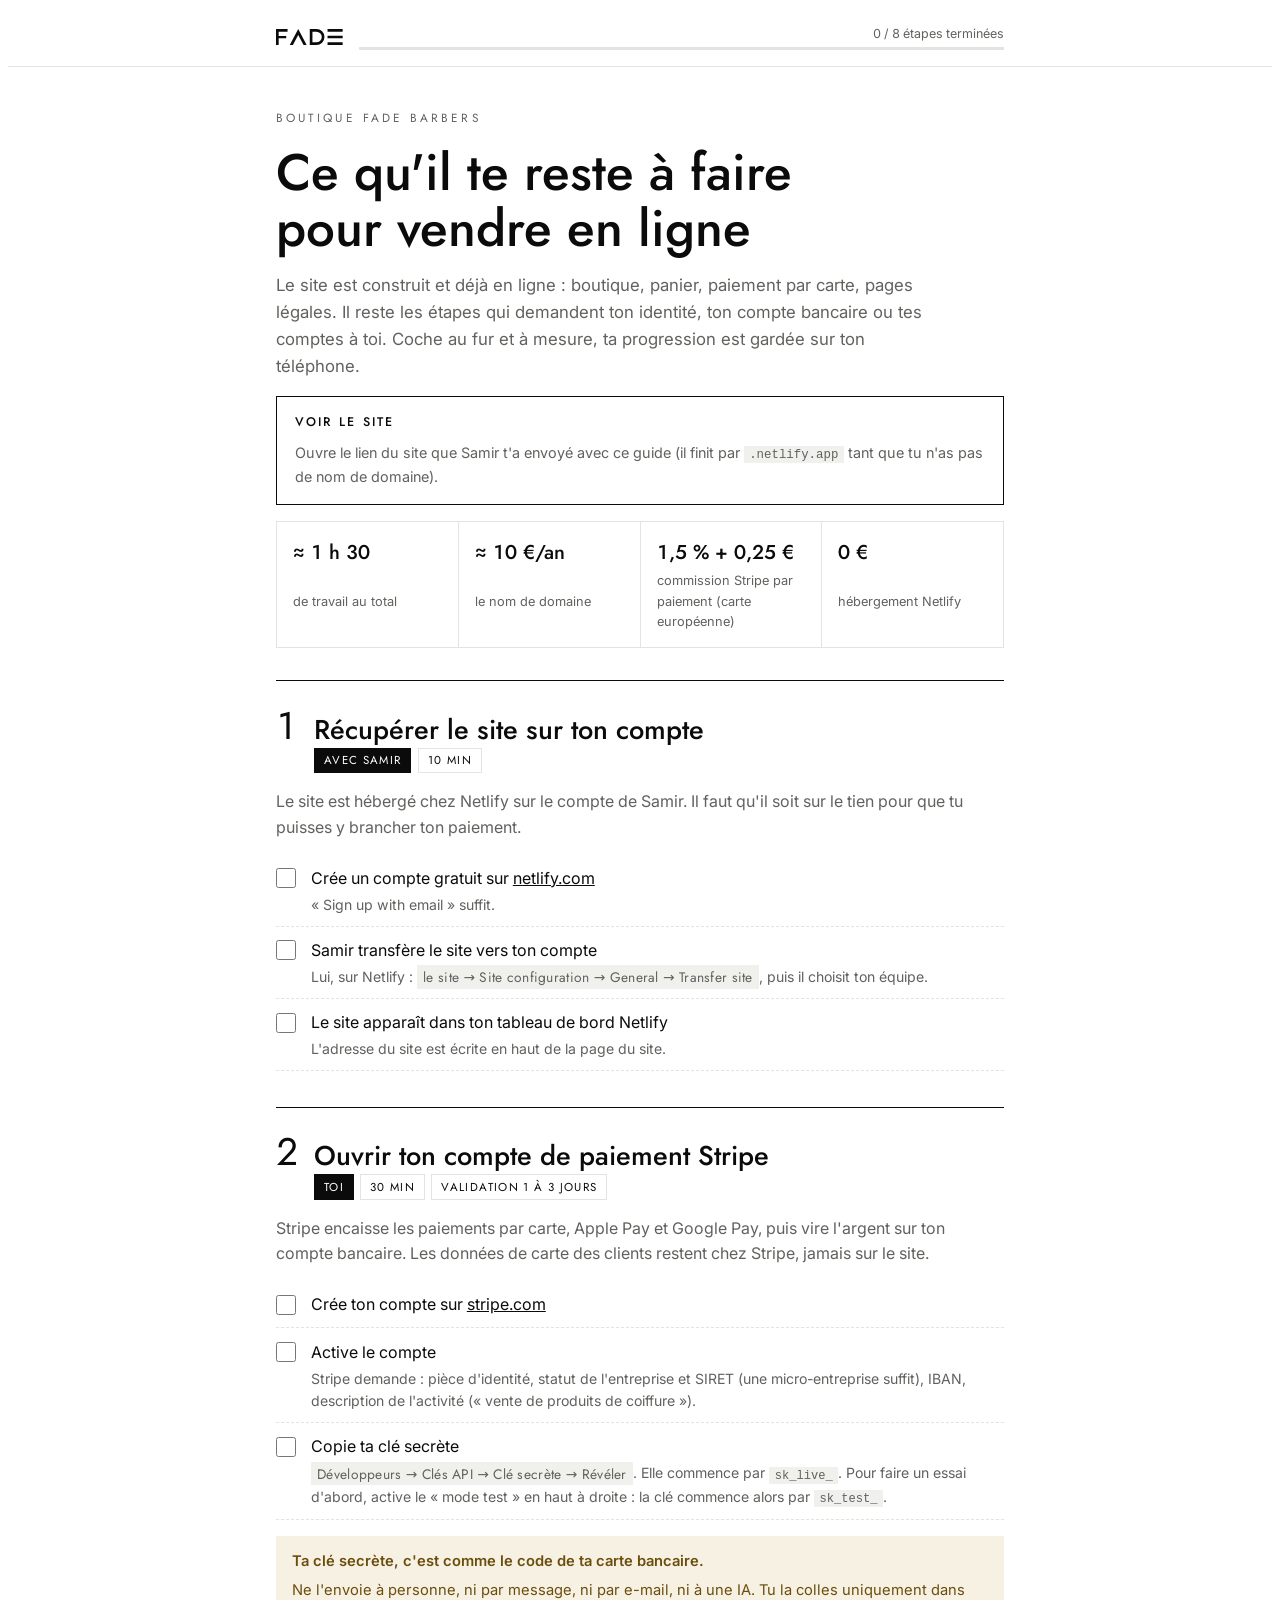
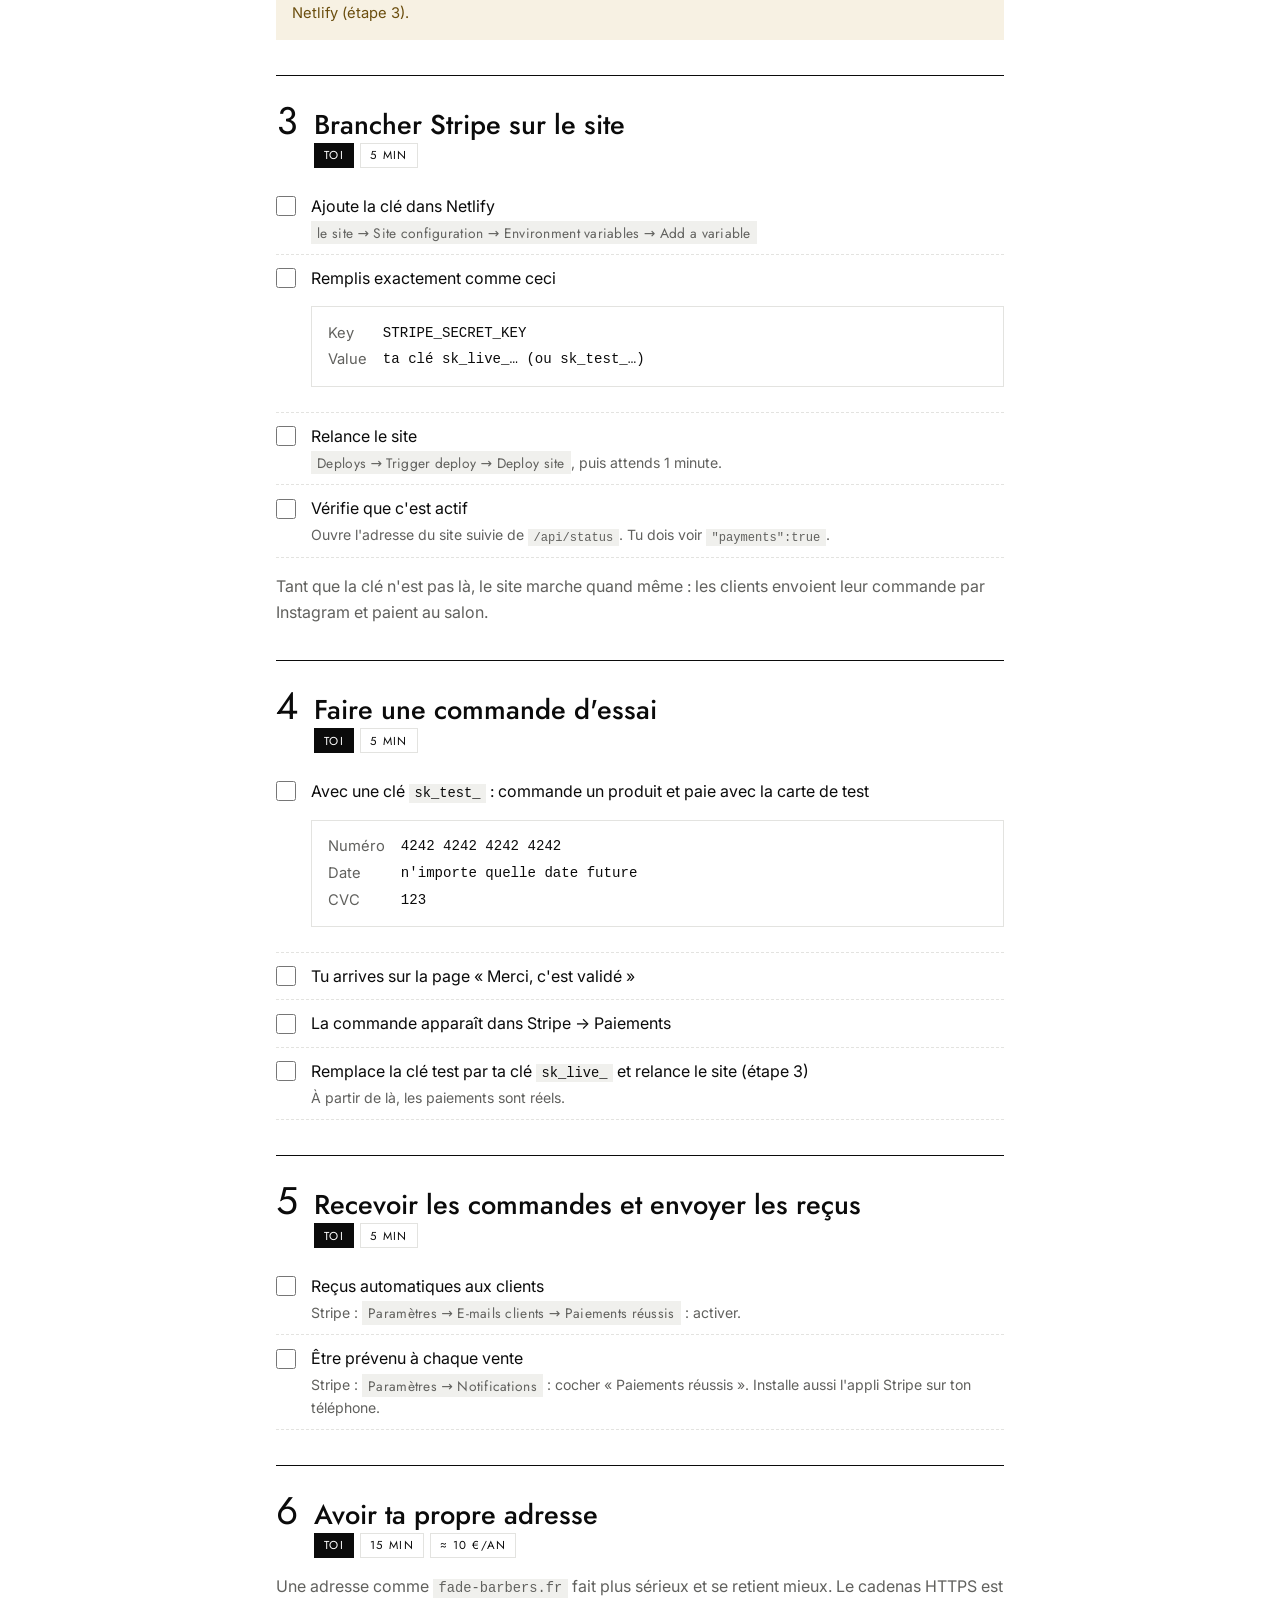
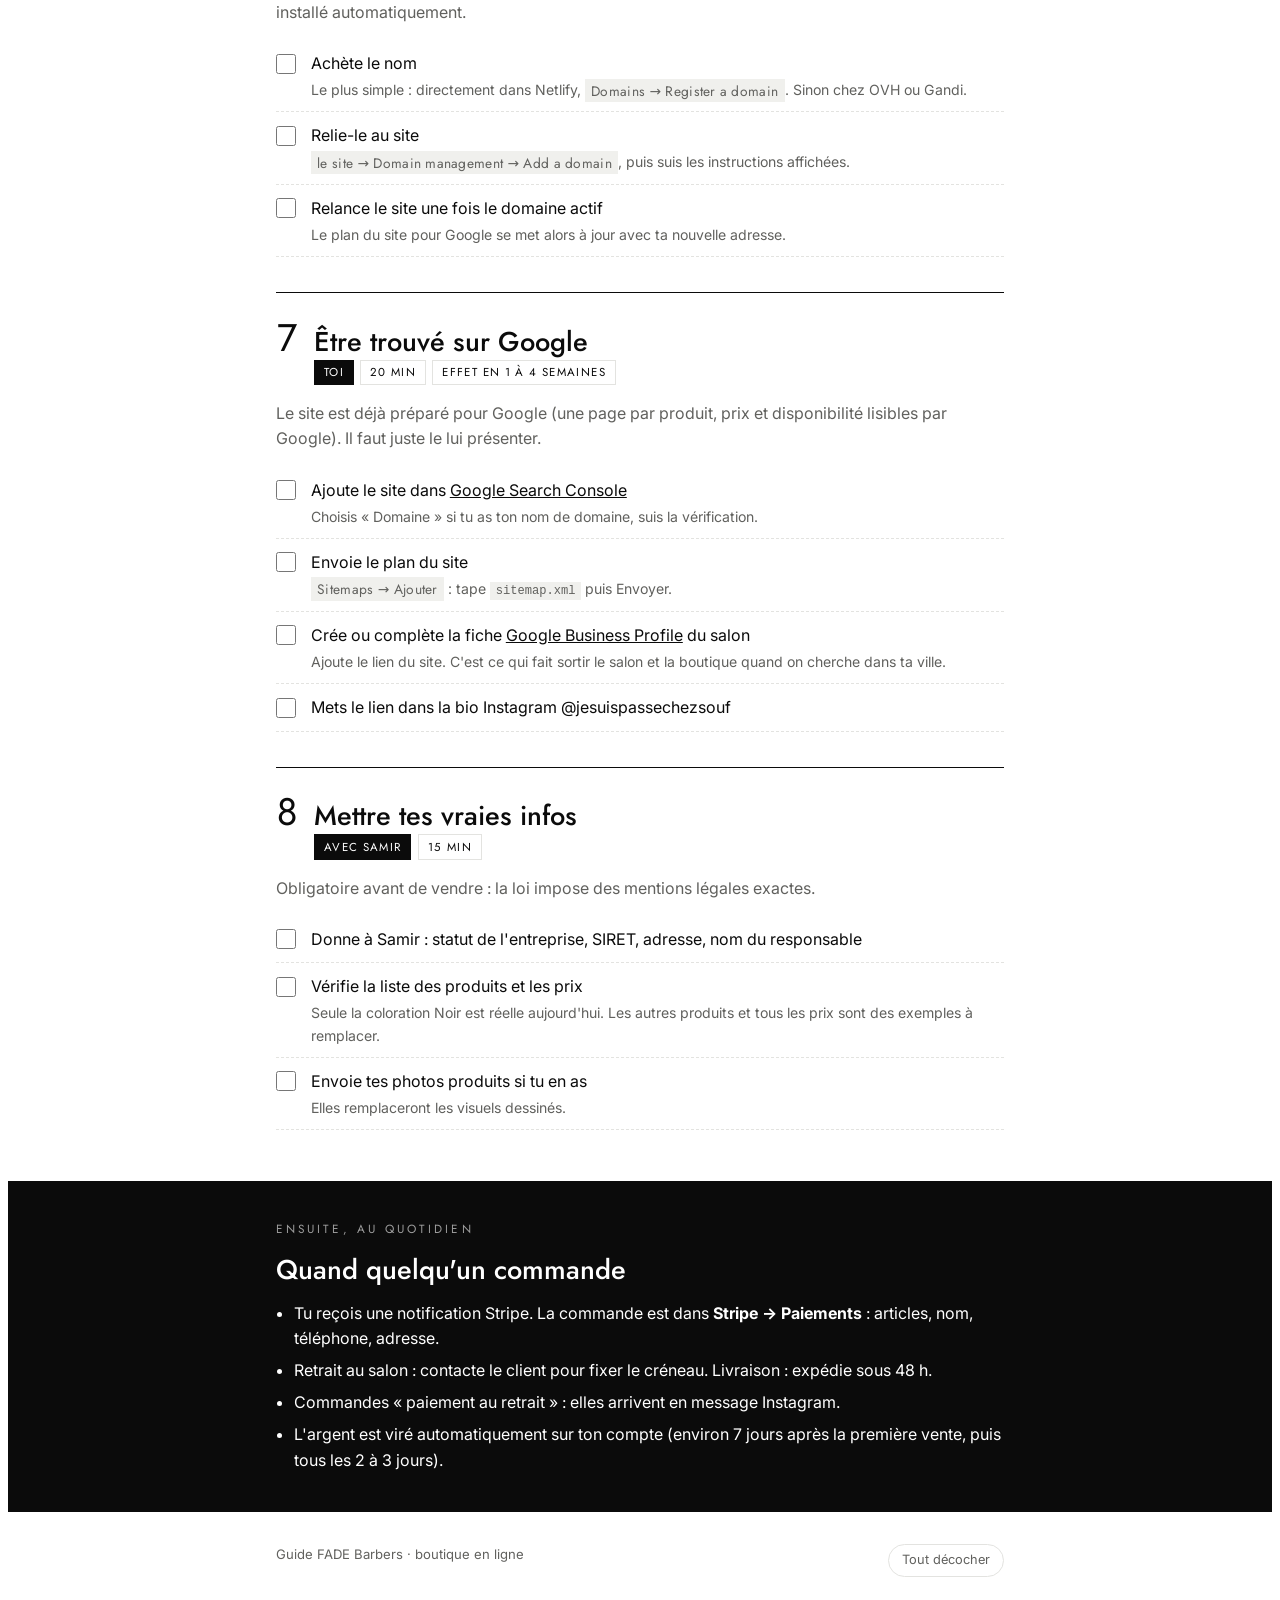
<file: guide/index.html>
<!doctype html>
<html lang="fr">
<head>
<meta charset="utf-8">
<meta name="viewport" content="width=device-width, initial-scale=1, viewport-fit=cover">
<meta name="robots" content="noindex, nofollow">
<link rel="icon" href="../assets/img/favicon.svg" type="image/svg+xml">
<title>Guide boutique FADE</title>
<meta name="claude:viewport-fit-sides" content="cover">
<link rel="preconnect" href="https://fonts.googleapis.com">
<link rel="stylesheet" href="https://fonts.googleapis.com/css2?family=Inter:wght@400;500;600&family=Jost:wght@400;500&display=swap">
<style>
/* Layout: a single reading column, one numbered block per real step, progress pinned at top. Monochrome like the FADE packaging. */
:root {
  --bg: #ffffff; --fg: #0b0b0b; --muted: #61615e; --line: #e3e3e0; --surface: #f0f0ed; --label: #c9c9c5;
  --ok: #1f7a46; --warn-bg: #f7f1e3; --warn-fg: #6b4e0e;
  --display: "Jost", "Futura", "Century Gothic", system-ui, sans-serif;
  --body: "Inter", system-ui, -apple-system, "Segoe UI", sans-serif;
  --mono: ui-monospace, SFMono-Regular, Menlo, monospace;
}
@media (prefers-color-scheme: dark) { :root:not([data-theme="light"]) {
  --bg: #0b0b0b; --fg: #f4f4f2; --muted: #a2a29e; --line: #272726; --surface: #171716; --label: #c9c9c5;
  --ok: #62c58d; --warn-bg: #2a2416; --warn-fg: #e8cf8f; color-scheme: dark; } }
:root[data-theme="dark"] {
  --bg: #0b0b0b; --fg: #f4f4f2; --muted: #a2a29e; --line: #272726; --surface: #171716; --label: #c9c9c5;
  --ok: #62c58d; --warn-bg: #2a2416; --warn-fg: #e8cf8f; color-scheme: dark; }
* { box-sizing: border-box; }
body { background: var(--bg); color: var(--fg); font-family: var(--body); font-size: 16px; line-height: 1.6; -webkit-font-smoothing: antialiased; }
body::before { content: ""; position: fixed; inset: 0 0 auto; height: env(safe-area-inset-top, 0px); z-index: 10; background: var(--bg); }
.wrap { max-width: 760px; margin: 0 auto; padding-left: max(16px, env(safe-area-inset-left, 0px)); padding-right: max(16px, env(safe-area-inset-right, 0px)); }
a { color: inherit; }
:focus-visible { outline: 2px solid var(--fg); outline-offset: 3px; }
h1, h2, h3 { font-family: var(--display); font-weight: 500; line-height: 1.1; margin: 0; text-wrap: balance; }
h1 { font-size: clamp(2rem, 7vw, 3.2rem); }
h2 { font-size: clamp(1.35rem, 4vw, 1.7rem); }
p { margin: 0; }
.eyebrow { font-family: var(--display); text-transform: uppercase; letter-spacing: .26em; font-size: .74rem; color: var(--muted); }

.top { position: sticky; top: env(safe-area-inset-top, 0px); z-index: 5; background: color-mix(in srgb, var(--bg) 92%, transparent); backdrop-filter: blur(10px); -webkit-backdrop-filter: blur(10px); border-bottom: 1px solid var(--line); }
.top .wrap { display: flex; align-items: center; gap: 1rem; height: 58px; }
.top svg { height: 16px; width: auto; flex: none; }
.progress { flex: 1; display: grid; gap: 4px; min-width: 0; }
.progress span { font-size: .78rem; color: var(--muted); font-variant-numeric: tabular-nums; text-align: right; }
.bar { height: 3px; background: var(--line); }
.bar i { display: block; height: 100%; width: 0; background: var(--fg); transition: width .4s ease; }

header.intro { padding-block: 2.6rem 2rem; display: grid; gap: 1rem; }
.intro .lead { color: var(--muted); font-size: 1.05rem; max-width: 60ch; }
.site-link { display: grid; gap: .5rem; border: 1px solid var(--fg); padding: 1rem 1.1rem; }
.site-link b { font-family: var(--display); text-transform: uppercase; letter-spacing: .18em; font-size: .78rem; font-weight: 500; }
.site-link span { color: var(--muted); font-size: .9rem; }
.summary { display: grid; grid-template-columns: repeat(auto-fit, minmax(150px, 1fr)); gap: 1px; background: var(--line); border: 1px solid var(--line); }
.summary div { background: var(--bg); padding: .9rem 1rem; display: grid; gap: .15rem; }
.summary b { font-family: var(--display); font-weight: 500; font-size: 1.25rem; font-variant-numeric: tabular-nums; }
.summary span { font-size: .8rem; color: var(--muted); }

.step { border-top: 1px solid var(--fg); padding-block: 1.6rem 2.2rem; display: grid; gap: 1rem; }
.step-head { display: grid; grid-template-columns: auto 1fr; gap: .2rem 1rem; align-items: baseline; }
.num { font-family: var(--display); font-size: 2.4rem; line-height: 1; grid-row: span 2; font-variant-numeric: tabular-nums; }
.meta { display: flex; flex-wrap: wrap; gap: .4rem; }
.tag { font-size: .72rem; letter-spacing: .12em; text-transform: uppercase; font-family: var(--display); border: 1px solid var(--line); padding: .15rem .55rem; }
.tag.who { background: var(--fg); color: var(--bg); border-color: var(--fg); }
.step.done .num { color: var(--ok); }
.why { color: var(--muted); }

ul.tasks { list-style: none; margin: 0; padding: 0; display: grid; gap: .1rem; }
ul.tasks li { display: grid; grid-template-columns: 22px 1fr; gap: .8rem; padding: .6rem 0; border-bottom: 1px dashed var(--line); }
ul.tasks input { width: 20px; height: 20px; margin: .15rem 0 0; accent-color: var(--fg); cursor: pointer; }
ul.tasks label { cursor: pointer; min-width: 0; }
ul.tasks li.checked label { color: var(--muted); }
ul.tasks li.checked label > span:first-child { text-decoration: line-through; text-decoration-color: var(--muted); }
.path { display: inline; font-family: var(--display); font-size: .86rem; letter-spacing: .02em; background: var(--surface); padding: .1rem .4rem; white-space: normal; }
code { font-family: var(--mono); font-size: .86em; background: var(--surface); padding: .1rem .35rem; word-break: break-all; }
.sub { display: block; color: var(--muted); font-size: .88rem; margin-top: .15rem; }

.note { padding: .9rem 1rem; background: var(--surface); font-size: .92rem; display: grid; gap: .3rem; }
.note.warn { background: var(--warn-bg); color: var(--warn-fg); }
.note b { font-weight: 600; }
.card { border: 1px solid var(--line); padding: .9rem 1rem; display: grid; grid-template-columns: auto 1fr; gap: .2rem 1rem; font-size: .92rem; }
.card dt { color: var(--muted); }
.card dd { margin: 0; font-family: var(--mono); font-size: .88rem; word-break: break-all; }

.daily { background: var(--fg); color: var(--bg); padding-block: 2.4rem; margin-top: 1rem; }
.daily .wrap { display: grid; gap: 1rem; }
.daily .eyebrow { color: color-mix(in srgb, var(--bg) 60%, transparent); }
.daily ul { margin: 0; padding-left: 1.1rem; display: grid; gap: .4rem; }
footer { padding-block: 2rem 3rem; color: var(--muted); font-size: .82rem; display: flex; flex-wrap: wrap; justify-content: space-between; gap: 1rem; }
.reset { background: none; border: 1px solid var(--line); color: var(--muted); padding: .35rem .8rem; border-radius: 999px; cursor: pointer; font: inherit; font-size: .8rem; }
@media (prefers-reduced-motion: reduce) { * { transition: none !important; } }
</style>
</head>
<body>


<div class="top"><div class="wrap">
  <svg viewBox="0 0 300 72" role="img" aria-label="FADE"><g fill="currentColor" fill-rule="evenodd"><path d="M0 0h52v12H12v19h34v11H12v30H0z"/><path d="M62 72 100 0l38 72h-14L100 26.5 76 72z"/><path d="M152 0h30a36 36 0 0 1 0 72h-30zM164 12v48h18a24 24 0 0 0 0-48z"/><path d="M232 0h68v12h-68zM232 30h68v12h-68zM232 60h68v12h-68z"/></g></svg>
  <div class="progress"><span id="count">0 / 0 étapes cochées</span><div class="bar"><i id="bar"></i></div></div>
</div></div>

<main class="wrap">
  <header class="intro">
    <span class="eyebrow">Boutique FADE Barbers</span>
    <h1>Ce qu'il te reste à faire pour vendre en ligne</h1>
    <p class="lead">Le site est construit et déjà en ligne : boutique, panier, paiement par carte, pages légales. Il reste les étapes qui demandent ton identité, ton compte bancaire ou tes comptes à toi. Coche au fur et à mesure, ta progression est gardée sur ton téléphone.</p>
    <div class="site-link">
      <b>Voir le site</b>
      <span>Ouvre le lien du site que Samir t'a envoyé avec ce guide (il finit par <code>.netlify.app</code> tant que tu n'as pas de nom de domaine).</span>
    </div>
    <div class="summary" aria-label="En résumé">
      <div><b>≈ 1 h 30</b><span>de travail au total</span></div>
      <div><b>≈ 10 €/an</b><span>le nom de domaine</span></div>
      <div><b>1,5 % + 0,25 €</b><span>commission Stripe par paiement (carte européenne)</span></div>
      <div><b>0 €</b><span>hébergement Netlify</span></div>
    </div>
  </header>

  <section class="step" data-step>
    <div class="step-head"><span class="num">1</span><h2>Récupérer le site sur ton compte</h2>
      <div class="meta"><span class="tag who">Avec Samir</span><span class="tag">10 min</span></div></div>
    <p class="why">Le site est hébergé chez Netlify sur le compte de Samir. Il faut qu'il soit sur le tien pour que tu puisses y brancher ton paiement.</p>
    <ul class="tasks">
      <li><input type="checkbox" id="t1a"><label for="t1a"><span>Crée un compte gratuit sur <a href="https://app.netlify.com/signup" target="_blank" rel="noopener">netlify.com</a></span><span class="sub">« Sign up with email » suffit.</span></label></li>
      <li><input type="checkbox" id="t1b"><label for="t1b"><span>Samir transfère le site vers ton compte</span><span class="sub">Lui, sur Netlify : <span class="path">le site → Site configuration → General → Transfer site</span>, puis il choisit ton équipe.</span></label></li>
      <li><input type="checkbox" id="t1c"><label for="t1c"><span>Le site apparaît dans ton tableau de bord Netlify</span><span class="sub">L'adresse du site est écrite en haut de la page du site.</span></label></li>
    </ul>
  </section>

  <section class="step" data-step>
    <div class="step-head"><span class="num">2</span><h2>Ouvrir ton compte de paiement Stripe</h2>
      <div class="meta"><span class="tag who">Toi</span><span class="tag">30 min</span><span class="tag">validation 1 à 3 jours</span></div></div>
    <p class="why">Stripe encaisse les paiements par carte, Apple Pay et Google Pay, puis vire l'argent sur ton compte bancaire. Les données de carte des clients restent chez Stripe, jamais sur le site.</p>
    <ul class="tasks">
      <li><input type="checkbox" id="t2a"><label for="t2a"><span>Crée ton compte sur <a href="https://dashboard.stripe.com/register" target="_blank" rel="noopener">stripe.com</a></span></label></li>
      <li><input type="checkbox" id="t2b"><label for="t2b"><span>Active le compte</span><span class="sub">Stripe demande : pièce d'identité, statut de l'entreprise et SIRET (une micro-entreprise suffit), IBAN, description de l'activité (« vente de produits de coiffure »).</span></label></li>
      <li><input type="checkbox" id="t2c"><label for="t2c"><span>Copie ta clé secrète</span><span class="sub"><span class="path">Développeurs → Clés API → Clé secrète → Révéler</span>. Elle commence par <code>sk_live_</code>. Pour faire un essai d'abord, active le « mode test » en haut à droite : la clé commence alors par <code>sk_test_</code>.</span></label></li>
    </ul>
    <div class="note warn"><b>Ta clé secrète, c'est comme le code de ta carte bancaire.</b><span>Ne l'envoie à personne, ni par message, ni par e-mail, ni à une IA. Tu la colles uniquement dans Netlify (étape 3).</span></div>
  </section>

  <section class="step" data-step>
    <div class="step-head"><span class="num">3</span><h2>Brancher Stripe sur le site</h2>
      <div class="meta"><span class="tag who">Toi</span><span class="tag">5 min</span></div></div>
    <ul class="tasks">
      <li><input type="checkbox" id="t3a"><label for="t3a"><span>Ajoute la clé dans Netlify</span><span class="sub"><span class="path">le site → Site configuration → Environment variables → Add a variable</span></span></label></li>
      <li><input type="checkbox" id="t3b"><label for="t3b"><span>Remplis exactement comme ceci</span>
        <dl class="card"><dt>Key</dt><dd>STRIPE_SECRET_KEY</dd><dt>Value</dt><dd>ta clé sk_live_… (ou sk_test_…)</dd></dl></label></li>
      <li><input type="checkbox" id="t3c"><label for="t3c"><span>Relance le site</span><span class="sub"><span class="path">Deploys → Trigger deploy → Deploy site</span>, puis attends 1 minute.</span></label></li>
      <li><input type="checkbox" id="t3d"><label for="t3d"><span>Vérifie que c'est actif</span><span class="sub">Ouvre l'adresse du site suivie de <code>/api/status</code>. Tu dois voir <code>"payments":true</code>.</span></label></li>
    </ul>
    <p class="why">Tant que la clé n'est pas là, le site marche quand même : les clients envoient leur commande par Instagram et paient au salon.</p>
  </section>

  <section class="step" data-step>
    <div class="step-head"><span class="num">4</span><h2>Faire une commande d'essai</h2>
      <div class="meta"><span class="tag who">Toi</span><span class="tag">5 min</span></div></div>
    <ul class="tasks">
      <li><input type="checkbox" id="t4a"><label for="t4a"><span>Avec une clé <code>sk_test_</code> : commande un produit et paie avec la carte de test</span>
        <dl class="card"><dt>Numéro</dt><dd>4242 4242 4242 4242</dd><dt>Date</dt><dd>n'importe quelle date future</dd><dt>CVC</dt><dd>123</dd></dl></label></li>
      <li><input type="checkbox" id="t4b"><label for="t4b"><span>Tu arrives sur la page « Merci, c'est validé »</span></label></li>
      <li><input type="checkbox" id="t4c"><label for="t4c"><span>La commande apparaît dans Stripe → Paiements</span></label></li>
      <li><input type="checkbox" id="t4d"><label for="t4d"><span>Remplace la clé test par ta clé <code>sk_live_</code> et relance le site (étape 3)</span><span class="sub">À partir de là, les paiements sont réels.</span></label></li>
    </ul>
  </section>

  <section class="step" data-step>
    <div class="step-head"><span class="num">5</span><h2>Recevoir les commandes et envoyer les reçus</h2>
      <div class="meta"><span class="tag who">Toi</span><span class="tag">5 min</span></div></div>
    <ul class="tasks">
      <li><input type="checkbox" id="t5a"><label for="t5a"><span>Reçus automatiques aux clients</span><span class="sub">Stripe : <span class="path">Paramètres → E-mails clients → Paiements réussis</span> : activer.</span></label></li>
      <li><input type="checkbox" id="t5b"><label for="t5b"><span>Être prévenu à chaque vente</span><span class="sub">Stripe : <span class="path">Paramètres → Notifications</span> : cocher « Paiements réussis ». Installe aussi l'appli Stripe sur ton téléphone.</span></label></li>
    </ul>
  </section>

  <section class="step" data-step>
    <div class="step-head"><span class="num">6</span><h2>Avoir ta propre adresse</h2>
      <div class="meta"><span class="tag who">Toi</span><span class="tag">15 min</span><span class="tag">≈ 10 €/an</span></div></div>
    <p class="why">Une adresse comme <code>fade-barbers.fr</code> fait plus sérieux et se retient mieux. Le cadenas HTTPS est installé automatiquement.</p>
    <ul class="tasks">
      <li><input type="checkbox" id="t6a"><label for="t6a"><span>Achète le nom</span><span class="sub">Le plus simple : directement dans Netlify, <span class="path">Domains → Register a domain</span>. Sinon chez OVH ou Gandi.</span></label></li>
      <li><input type="checkbox" id="t6b"><label for="t6b"><span>Relie-le au site</span><span class="sub"><span class="path">le site → Domain management → Add a domain</span>, puis suis les instructions affichées.</span></label></li>
      <li><input type="checkbox" id="t6c"><label for="t6c"><span>Relance le site une fois le domaine actif</span><span class="sub">Le plan du site pour Google se met alors à jour avec ta nouvelle adresse.</span></label></li>
    </ul>
  </section>

  <section class="step" data-step>
    <div class="step-head"><span class="num">7</span><h2>Être trouvé sur Google</h2>
      <div class="meta"><span class="tag who">Toi</span><span class="tag">20 min</span><span class="tag">effet en 1 à 4 semaines</span></div></div>
    <p class="why">Le site est déjà préparé pour Google (une page par produit, prix et disponibilité lisibles par Google). Il faut juste le lui présenter.</p>
    <ul class="tasks">
      <li><input type="checkbox" id="t7a"><label for="t7a"><span>Ajoute le site dans <a href="https://search.google.com/search-console" target="_blank" rel="noopener">Google Search Console</a></span><span class="sub">Choisis « Domaine » si tu as ton nom de domaine, suis la vérification.</span></label></li>
      <li><input type="checkbox" id="t7b"><label for="t7b"><span>Envoie le plan du site</span><span class="sub"><span class="path">Sitemaps → Ajouter</span> : tape <code>sitemap.xml</code> puis Envoyer.</span></label></li>
      <li><input type="checkbox" id="t7c"><label for="t7c"><span>Crée ou complète la fiche <a href="https://business.google.com" target="_blank" rel="noopener">Google Business Profile</a> du salon</span><span class="sub">Ajoute le lien du site. C'est ce qui fait sortir le salon et la boutique quand on cherche dans ta ville.</span></label></li>
      <li><input type="checkbox" id="t7d"><label for="t7d"><span>Mets le lien dans la bio Instagram @jesuispassechezsouf</span></label></li>
    </ul>
  </section>

  <section class="step" data-step>
    <div class="step-head"><span class="num">8</span><h2>Mettre tes vraies infos</h2>
      <div class="meta"><span class="tag who">Avec Samir</span><span class="tag">15 min</span></div></div>
    <p class="why">Obligatoire avant de vendre : la loi impose des mentions légales exactes.</p>
    <ul class="tasks">
      <li><input type="checkbox" id="t8a"><label for="t8a"><span>Donne à Samir : statut de l'entreprise, SIRET, adresse, nom du responsable</span></label></li>
      <li><input type="checkbox" id="t8b"><label for="t8b"><span>Vérifie la liste des produits et les prix</span><span class="sub">Seule la coloration Noir est réelle aujourd'hui. Les autres produits et tous les prix sont des exemples à remplacer.</span></label></li>
      <li><input type="checkbox" id="t8c"><label for="t8c"><span>Envoie tes photos produits si tu en as</span><span class="sub">Elles remplaceront les visuels dessinés.</span></label></li>
    </ul>
  </section>
</main>

<section class="daily">
  <div class="wrap">
    <span class="eyebrow">Ensuite, au quotidien</span>
    <h2>Quand quelqu'un commande</h2>
    <ul>
      <li>Tu reçois une notification Stripe. La commande est dans <b>Stripe → Paiements</b> : articles, nom, téléphone, adresse.</li>
      <li>Retrait au salon : contacte le client pour fixer le créneau. Livraison : expédie sous 48 h.</li>
      <li>Commandes « paiement au retrait » : elles arrivent en message Instagram.</li>
      <li>L'argent est viré automatiquement sur ton compte (environ 7 jours après la première vente, puis tous les 2 à 3 jours).</li>
    </ul>
  </div>
</section>

<footer class="wrap">
  <span>Guide FADE Barbers · boutique en ligne</span>
  <button class="reset" type="button" id="reset">Tout décocher</button>
</footer>

<script src="guide.js"></script>
</body>
</html>
</file>
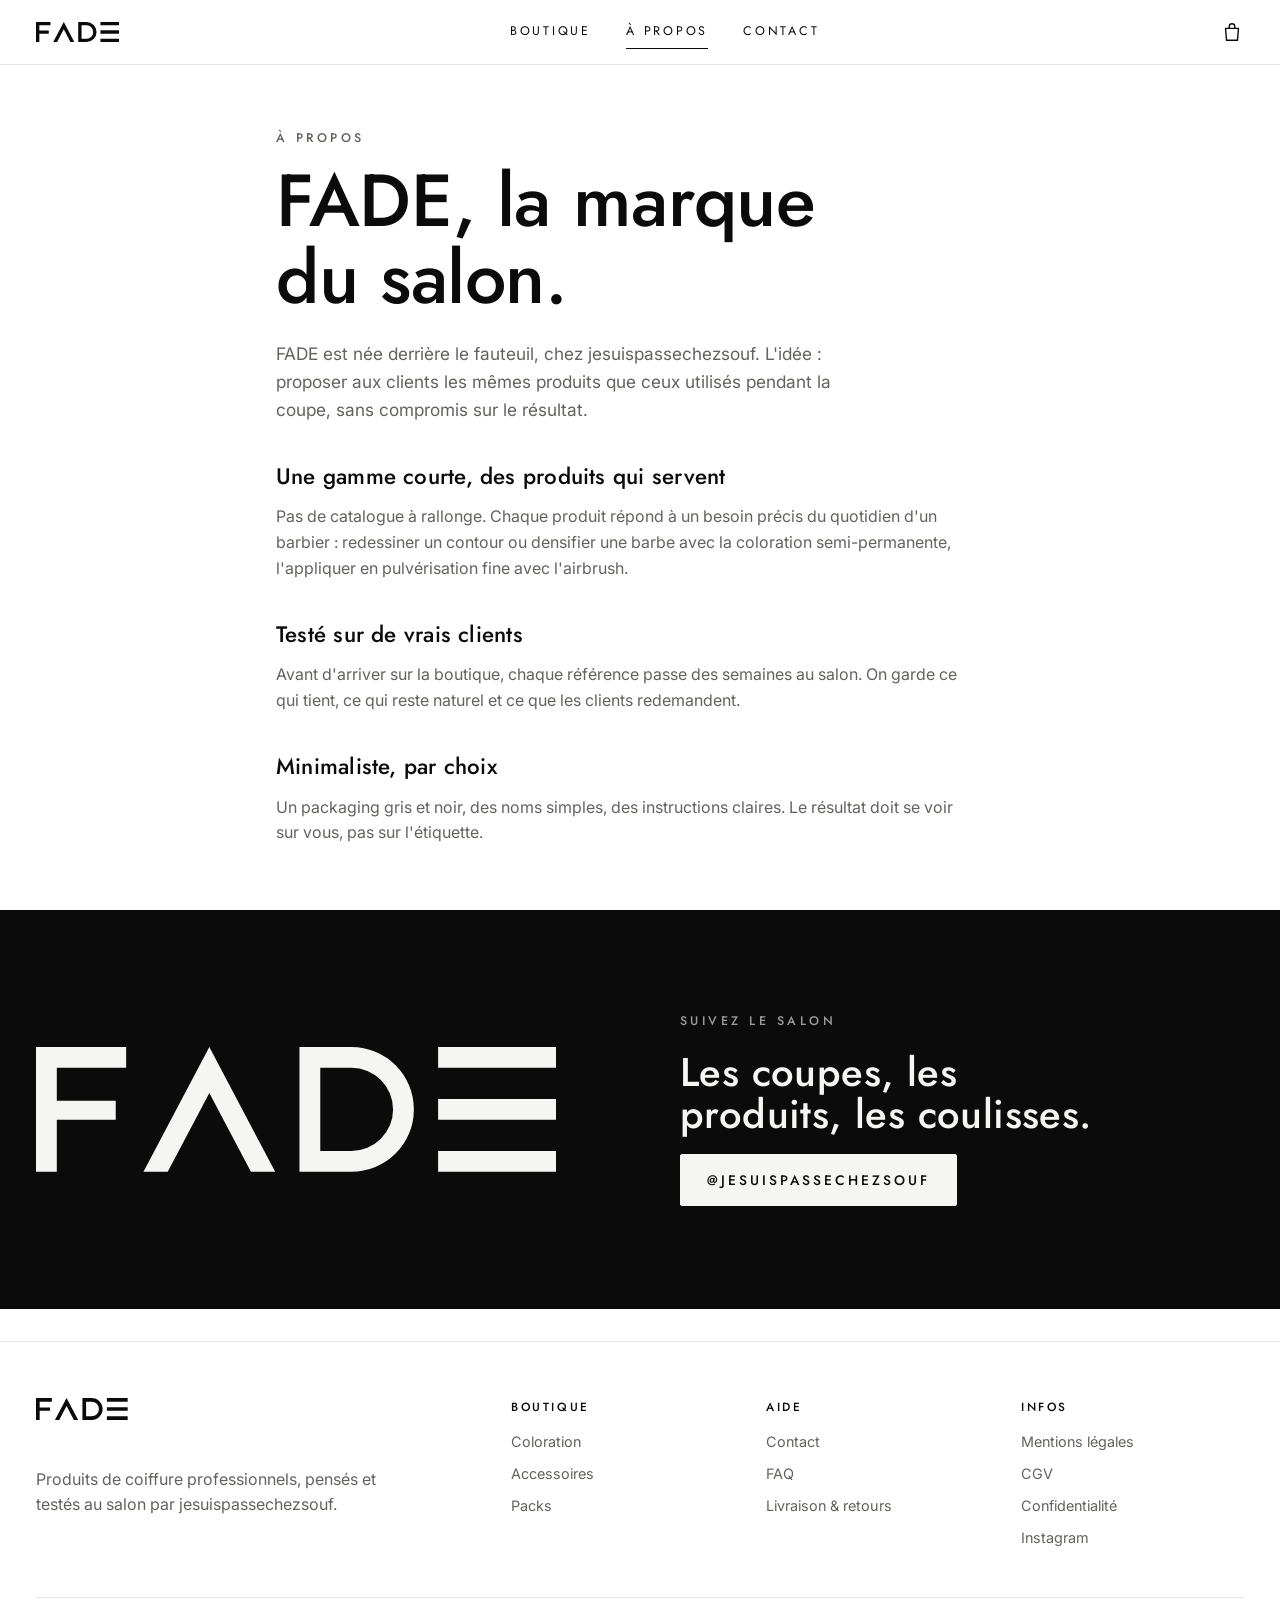
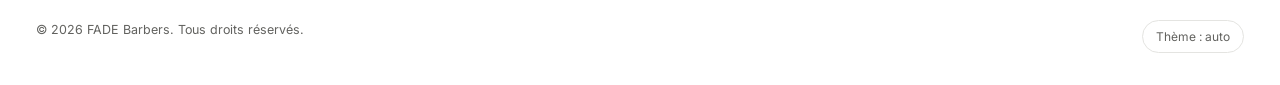
<file: a-propos.html>
<!doctype html>
<html lang="fr">
<head>
<meta charset="utf-8">
<title>À propos de FADE</title>
<meta name="viewport" content="width=device-width, initial-scale=1, viewport-fit=cover">
<meta name="claude:viewport-fit-sides" content="cover">
<meta name="description" content="FADE, la marque de produits de coiffure du salon jesuispassechezsouf.">
<meta name="theme-color" content="#ffffff" media="(prefers-color-scheme: light)">
<meta name="theme-color" content="#0b0b0b" media="(prefers-color-scheme: dark)">
<meta property="og:type" content="website">
<meta property="og:site_name" content="FADE Barbers">
<meta property="og:title" content="À propos de FADE">
<meta property="og:description" content="FADE, la marque de produits de coiffure du salon jesuispassechezsouf.">
<meta property="og:image" content="https://fade-barbers.netlify.app/assets/img/og.jpg">
<meta name="twitter:card" content="summary_large_image">
<link rel="icon" href="assets/img/favicon.svg" type="image/svg+xml">
<link rel="apple-touch-icon" href="assets/img/icon-180.png">
<link rel="manifest" href="manifest.webmanifest">
<link rel="preconnect" href="https://fonts.googleapis.com">
<link rel="preconnect" href="https://fonts.gstatic.com" crossorigin>
<link rel="stylesheet" href="https://fonts.googleapis.com/css2?family=Inter:wght@400;500;600&family=Jost:wght@400;500&display=swap">
<link rel="stylesheet" href="assets/css/style.css">
<!--SEO--><link rel="canonical" href="https://fade-barbers.netlify.app/a-propos.html">
<meta property="og:url" content="https://fade-barbers.netlify.app/a-propos.html"><!--/SEO-->
</head>
<body data-page="about">
<a class="sr-only" href="#main">Aller au contenu</a>
<header id="site-header" class="site-header"></header>
<main id="main">
<div class="wrap narrow">
  <div class="page-head"><span class="eyebrow">À propos</span><h1>FADE, la marque du salon.</h1></div>
  <div class="prose">
    <p class="lead">FADE est née derrière le fauteuil, chez <span data-cfg="owner">jesuispassechezsouf</span>. L'idée : proposer aux clients les mêmes produits que ceux utilisés pendant la coupe, sans compromis sur le résultat.</p>
    <h2>Une gamme courte, des produits qui servent</h2>
    <p>Pas de catalogue à rallonge. Chaque produit répond à un besoin précis du quotidien d'un barbier : redessiner un contour ou densifier une barbe avec la coloration semi-permanente, l'appliquer en pulvérisation fine avec l'airbrush.</p>
    <h2>Testé sur de vrais clients</h2>
    <p>Avant d'arriver sur la boutique, chaque référence passe des semaines au salon. On garde ce qui tient, ce qui reste naturel et ce que les clients redemandent.</p>
    <h2>Minimaliste, par choix</h2>
    <p>Un packaging gris et noir, des noms simples, des instructions claires. Le résultat doit se voir sur vous, pas sur l'étiquette.</p>
  </div>
</div>
<section class="section band" style="margin-top:4rem">
  <div class="wrap story">
    <div class="story-logo"><svg viewBox="0 0 300 72" role="img" aria-label="FADE"><g fill="currentColor" fill-rule="evenodd"><path d="M0 0h52v12H12v19h34v11H12v30H0z"/><path d="M62 72 100 0l38 72h-14L100 26.5 76 72z"/><path d="M152 0h30a36 36 0 0 1 0 72h-30zM164 12v48h18a24 24 0 0 0 0-48z"/><path d="M232 0h68v12h-68zM232 30h68v12h-68zM232 60h68v12h-68z"/></g></svg></div>
    <div class="story-copy">
      <span class="eyebrow">Suivez le salon</span>
      <h2>Les coupes, les produits, les coulisses.</h2>
      <div><a class="btn" data-cfg="instagram" href="https://instagram.com/jesuispassechezsouf" target="_blank" rel="noopener">@jesuispassechezsouf</a></div>
    </div>
  </div>
</section>
</main>
<footer id="site-footer" class="site-footer"></footer>
<script src="assets/js/config.js"></script>
<script src="assets/js/products.js"></script>
<script src="assets/js/app.js"></script>
</body>
</html>
</file>
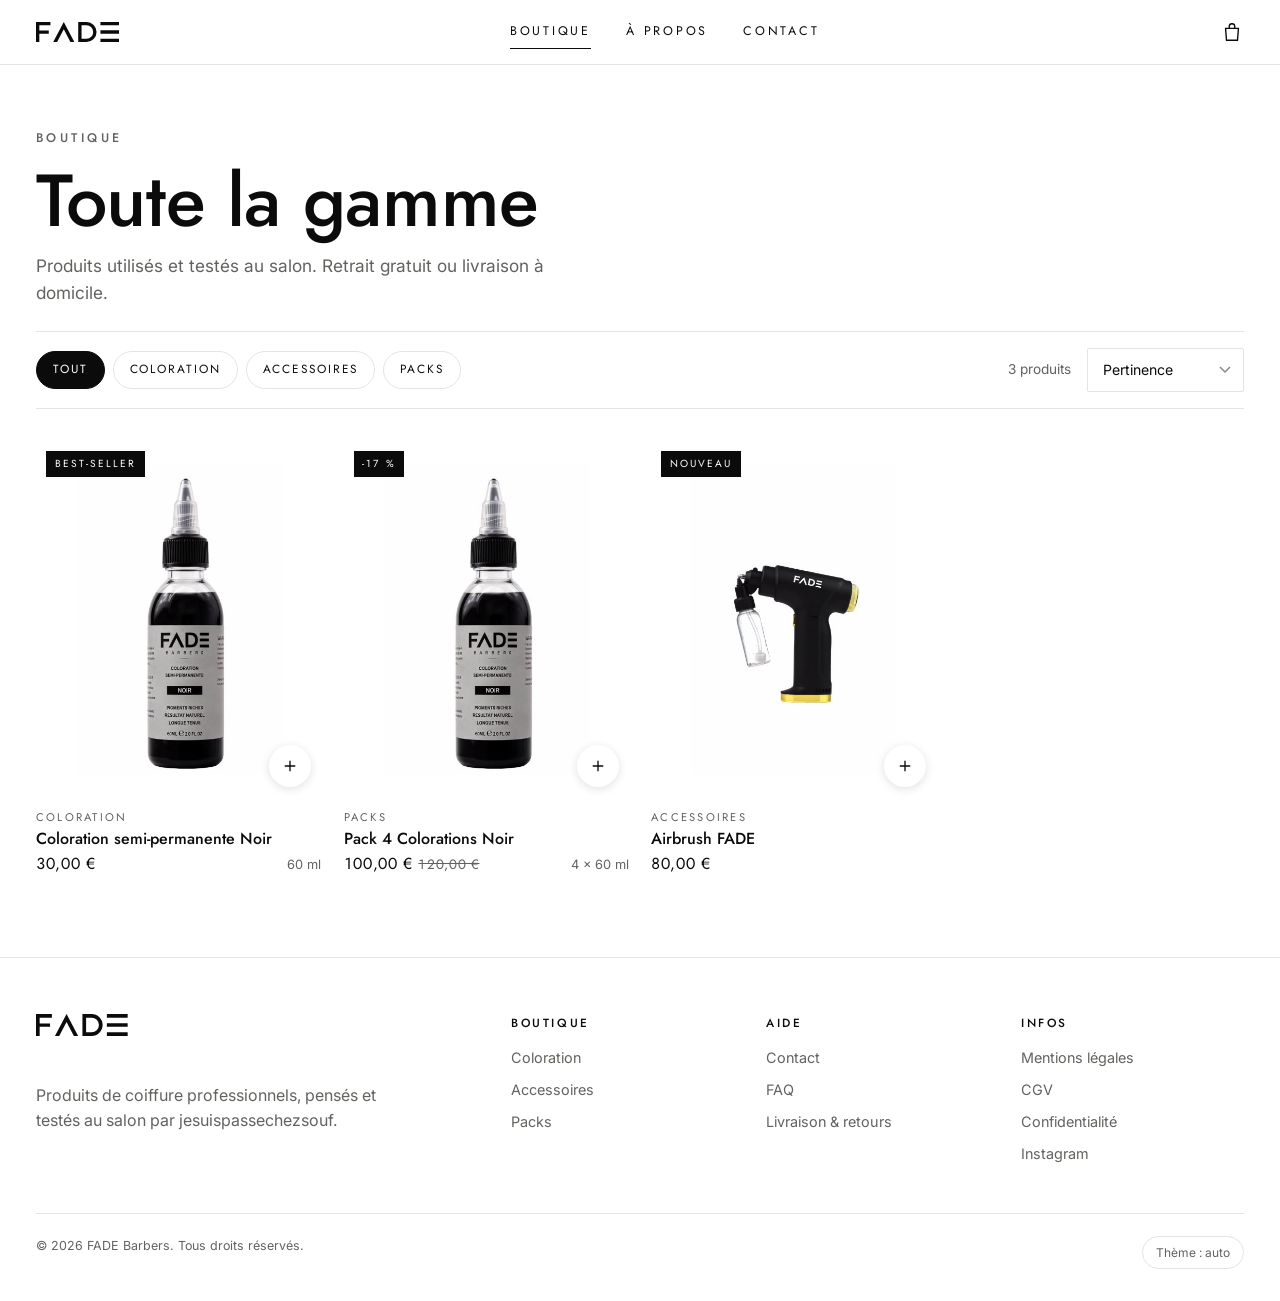
<file: boutique.html>
<!doctype html>
<html lang="fr">
<head>
<meta charset="utf-8">
<title>Boutique FADE</title>
<meta name="viewport" content="width=device-width, initial-scale=1, viewport-fit=cover">
<meta name="claude:viewport-fit-sides" content="cover">
<meta name="description" content="Toute la gamme FADE Barbers : coloration semi-permanente, packs et airbrush.">
<meta name="theme-color" content="#ffffff" media="(prefers-color-scheme: light)">
<meta name="theme-color" content="#0b0b0b" media="(prefers-color-scheme: dark)">
<meta property="og:type" content="website">
<meta property="og:site_name" content="FADE Barbers">
<meta property="og:title" content="Boutique FADE">
<meta property="og:description" content="Toute la gamme FADE Barbers : coloration semi-permanente, packs et airbrush.">
<meta property="og:image" content="https://fade-barbers.netlify.app/assets/img/og.jpg">
<meta name="twitter:card" content="summary_large_image">
<link rel="icon" href="assets/img/favicon.svg" type="image/svg+xml">
<link rel="apple-touch-icon" href="assets/img/icon-180.png">
<link rel="manifest" href="manifest.webmanifest">
<link rel="preconnect" href="https://fonts.googleapis.com">
<link rel="preconnect" href="https://fonts.gstatic.com" crossorigin>
<link rel="stylesheet" href="https://fonts.googleapis.com/css2?family=Inter:wght@400;500;600&family=Jost:wght@400;500&display=swap">
<link rel="stylesheet" href="assets/css/style.css">
<!--SEO--><link rel="canonical" href="https://fade-barbers.netlify.app/boutique.html">
<meta property="og:url" content="https://fade-barbers.netlify.app/boutique.html"><!--/SEO-->
</head>
<body data-page="shop">
<a class="sr-only" href="#main">Aller au contenu</a>
<header id="site-header" class="site-header"></header>
<main id="main">
<div class="wrap">
  <div class="page-head">
    <span class="eyebrow">Boutique</span>
    <h1>Toute la gamme</h1>
    <p class="lead">Produits utilisés et testés au salon. Retrait gratuit ou livraison à domicile.</p>
  </div>
  <div class="toolbar">
    <div class="chips" id="chips" role="group" aria-label="Filtrer par catégorie"></div>
    <div style="display:flex;gap:1rem;align-items:center">
      <span class="muted" id="shop-count" style="font-size:.85rem"></span>
      <label class="sr-only" for="sort">Trier</label>
      <select class="select" id="sort">
        <option value="featured">Pertinence</option>
        <option value="asc">Prix croissant</option>
        <option value="desc">Prix décroissant</option>
        <option value="name">Nom A–Z</option>
      </select>
    </div>
  </div>
  <div class="grid grid--4" id="shop-grid"></div>
  <div style="height:3rem"></div>
</div>
</main>
<footer id="site-footer" class="site-footer"></footer>
<script src="assets/js/config.js"></script>
<script src="assets/js/products.js"></script>
<script src="assets/js/app.js"></script>
</body>
</html>
</file>
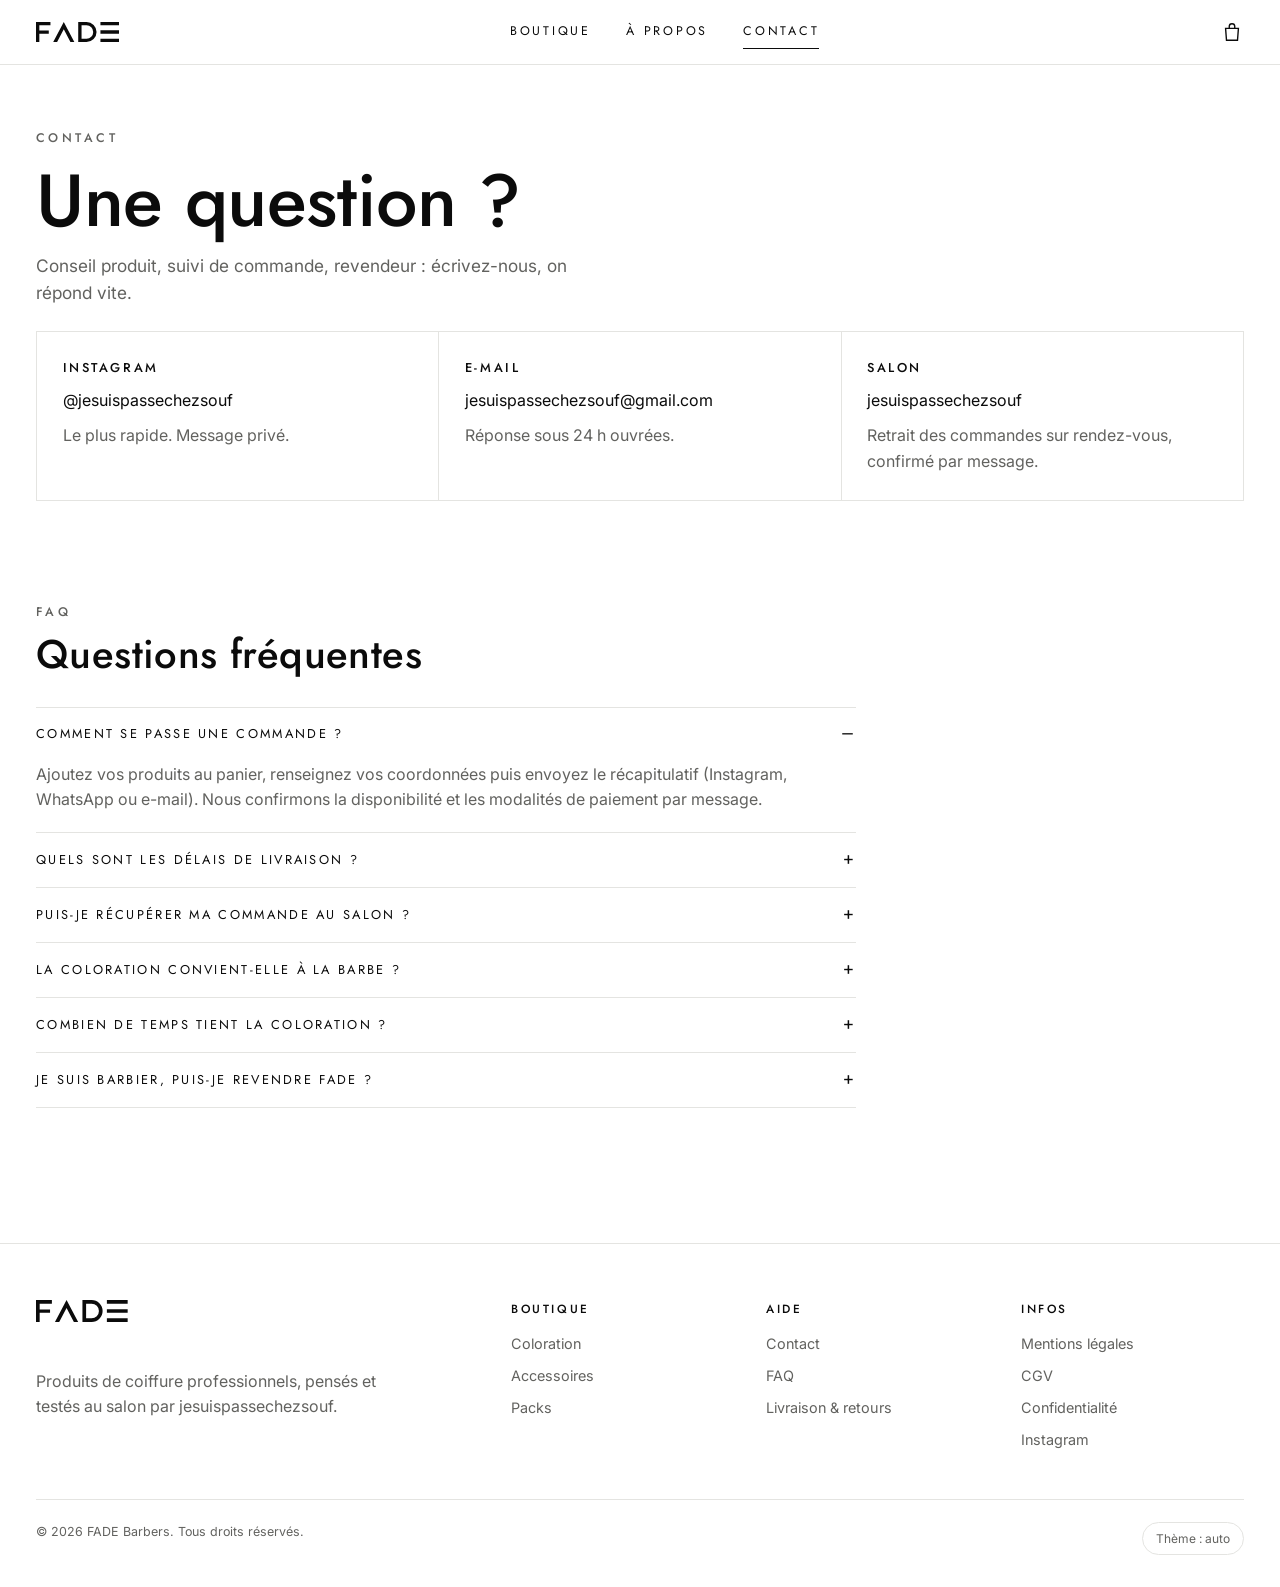
<file: contact.html>
<!doctype html>
<html lang="fr">
<head>
<meta charset="utf-8">
<title>Contact FADE</title>
<meta name="viewport" content="width=device-width, initial-scale=1, viewport-fit=cover">
<meta name="claude:viewport-fit-sides" content="cover">
<meta name="description" content="Contactez FADE Barbers : conseil produit, suivi de commande, revendeurs.">
<meta name="theme-color" content="#ffffff" media="(prefers-color-scheme: light)">
<meta name="theme-color" content="#0b0b0b" media="(prefers-color-scheme: dark)">
<meta property="og:type" content="website">
<meta property="og:site_name" content="FADE Barbers">
<meta property="og:title" content="Contact FADE">
<meta property="og:description" content="Contactez FADE Barbers : conseil produit, suivi de commande, revendeurs.">
<meta property="og:image" content="https://fade-barbers.netlify.app/assets/img/og.jpg">
<meta name="twitter:card" content="summary_large_image">
<link rel="icon" href="assets/img/favicon.svg" type="image/svg+xml">
<link rel="apple-touch-icon" href="assets/img/icon-180.png">
<link rel="manifest" href="manifest.webmanifest">
<link rel="preconnect" href="https://fonts.googleapis.com">
<link rel="preconnect" href="https://fonts.gstatic.com" crossorigin>
<link rel="stylesheet" href="https://fonts.googleapis.com/css2?family=Inter:wght@400;500;600&family=Jost:wght@400;500&display=swap">
<link rel="stylesheet" href="assets/css/style.css">
<!--SEO--><link rel="canonical" href="https://fade-barbers.netlify.app/contact.html">
<meta property="og:url" content="https://fade-barbers.netlify.app/contact.html"><!--/SEO-->
</head>
<body data-page="contact">
<a class="sr-only" href="#main">Aller au contenu</a>
<header id="site-header" class="site-header"></header>
<main id="main">
<div class="wrap">
  <div class="page-head"><span class="eyebrow">Contact</span><h1>Une question ?</h1><p class="lead">Conseil produit, suivi de commande, revendeur : écrivez-nous, on répond vite.</p></div>
  <div class="contact-grid">
    <a class="contact-card" data-cfg-link="instagram" href="https://ig.me/m/jesuispassechezsouf" target="_blank" rel="noopener"><b>Instagram</b><span data-cfg="instagram">@jesuispassechezsouf</span><span class="muted">Le plus rapide. Message privé.</span></a>
    <a class="contact-card" data-cfg-link="whatsapp" data-show-if="whatsapp" href="#" target="_blank" rel="noopener"><b>WhatsApp</b><span data-val></span><span class="muted">Commandes et questions.</span></a>
    <a class="contact-card" data-cfg-link="email" data-show-if="email" href="#"><b>E-mail</b><span data-val></span><span class="muted">Réponse sous 24 h ouvrées.</span></a>
    <div class="contact-card"><b>Salon</b><span data-cfg="owner">jesuispassechezsouf</span><span class="muted">Retrait des commandes sur rendez-vous, confirmé par message.</span></div>
  </div>

  <section class="section" id="faq">
    <div class="section-head"><div><span class="eyebrow">FAQ</span><h2>Questions fréquentes</h2></div></div>
    <div class="faq narrow" style="max-width:820px">
      <details class="acc" open><summary>Comment se passe une commande ?</summary><div class="acc-body"><p>Ajoutez vos produits au panier, renseignez vos coordonnées puis envoyez le récapitulatif (Instagram, WhatsApp ou e-mail). Nous confirmons la disponibilité et les modalités de paiement par message.</p></div></details>
      <details class="acc"><summary>Quels sont les délais de livraison ?</summary><div class="acc-body"><p>Expédition sous 48 h ouvrées après confirmation, puis 2 à 4 jours ouvrés en Colissimo suivi. La livraison est offerte dès 60 € d'achat.</p></div></details>
      <details class="acc"><summary>Puis-je récupérer ma commande au salon ?</summary><div class="acc-body"><p>Oui, le retrait au salon est gratuit. Nous vous proposons un créneau dès que la commande est prête.</p></div></details>
      <details class="acc"><summary>La coloration convient-elle à la barbe ?</summary><div class="acc-body"><p>Oui, elle s'utilise sur les cheveux et la barbe. Faites toujours un test d'allergie 48 h avant la première application.</p></div></details>
      <details class="acc"><summary>Combien de temps tient la coloration ?</summary><div class="acc-body"><p>C'est une coloration semi-permanente : elle s'estompe progressivement au fil des lavages, en général sur deux à trois semaines selon la fréquence des shampoings.</p></div></details>
      <details class="acc"><summary>Je suis barbier, puis-je revendre FADE ?</summary><div class="acc-body"><p>Contactez-nous sur Instagram pour les tarifs professionnels et les commandes en volume.</p></div></details>
    </div>
  </section>
</div>
</main>
<footer id="site-footer" class="site-footer"></footer>
<script src="assets/js/config.js"></script>
<script src="assets/js/products.js"></script>
<script src="assets/js/app.js"></script>
</body>
</html>
</file>
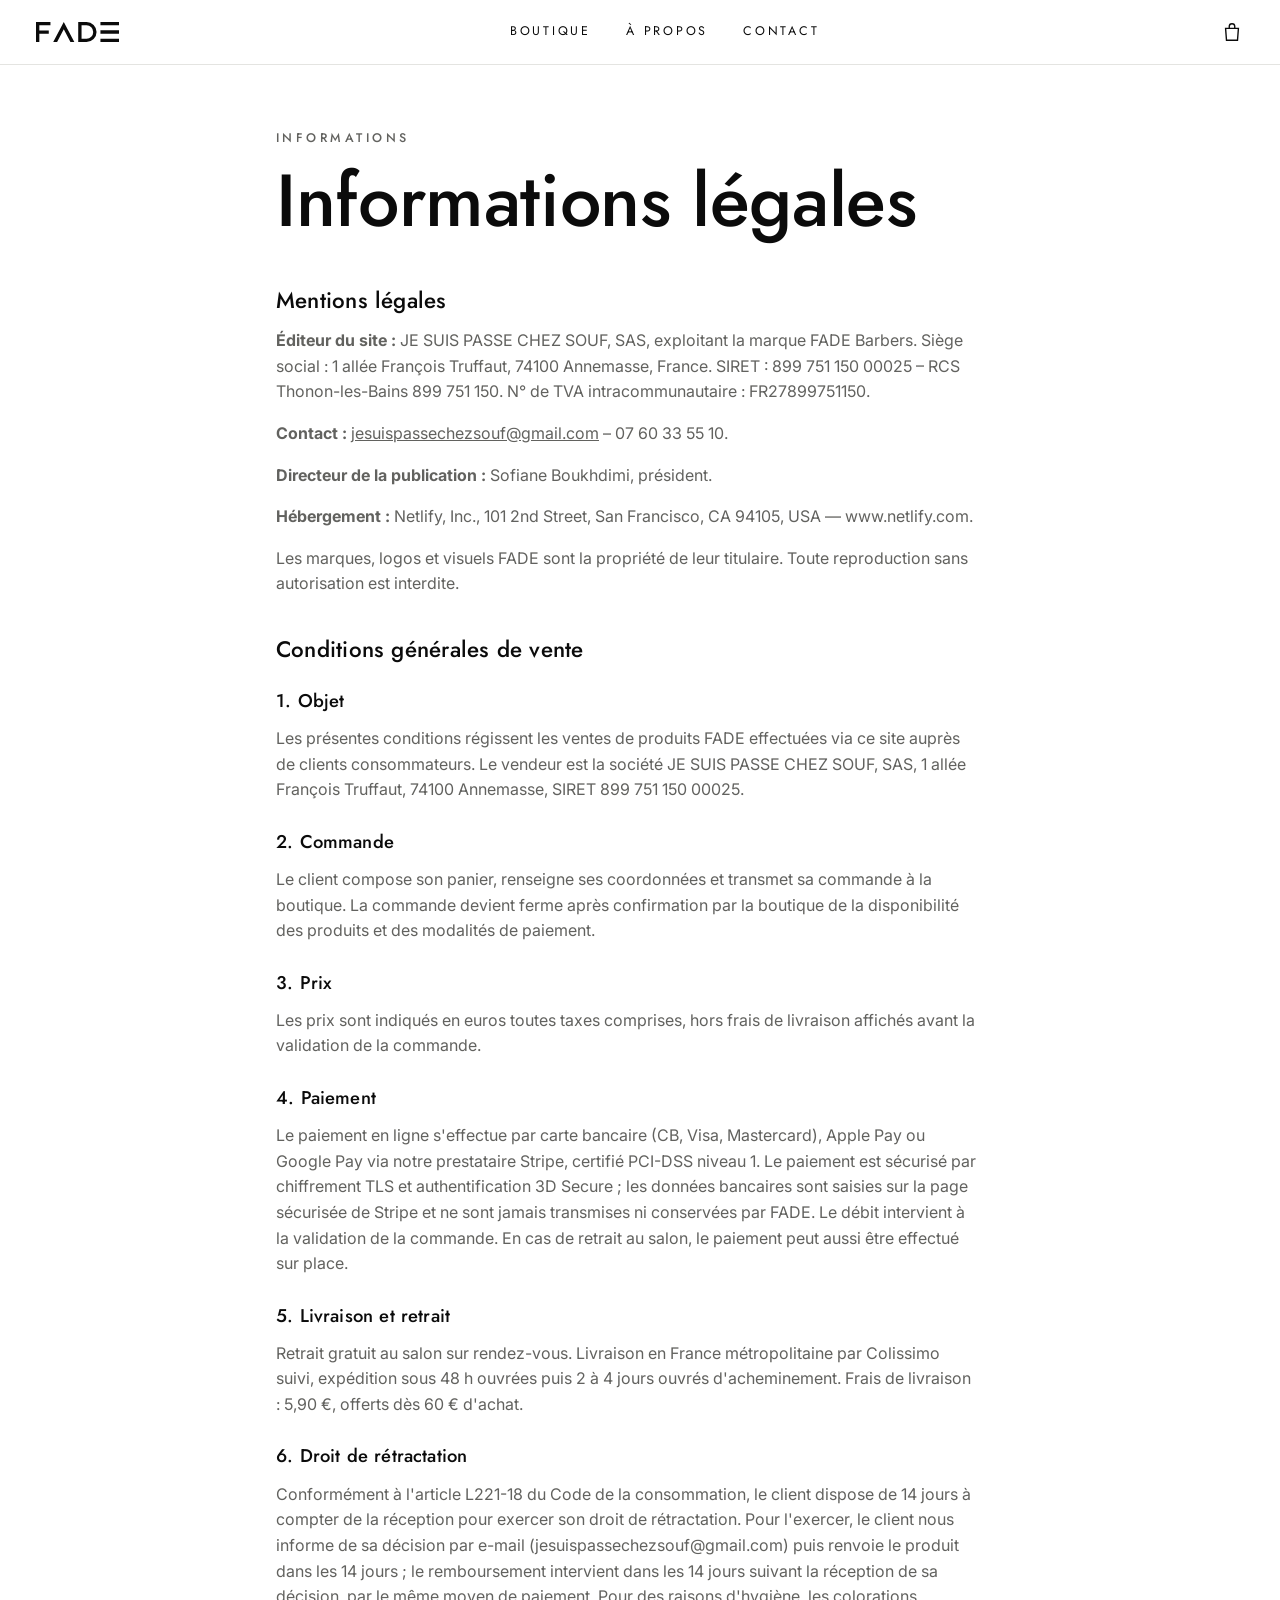
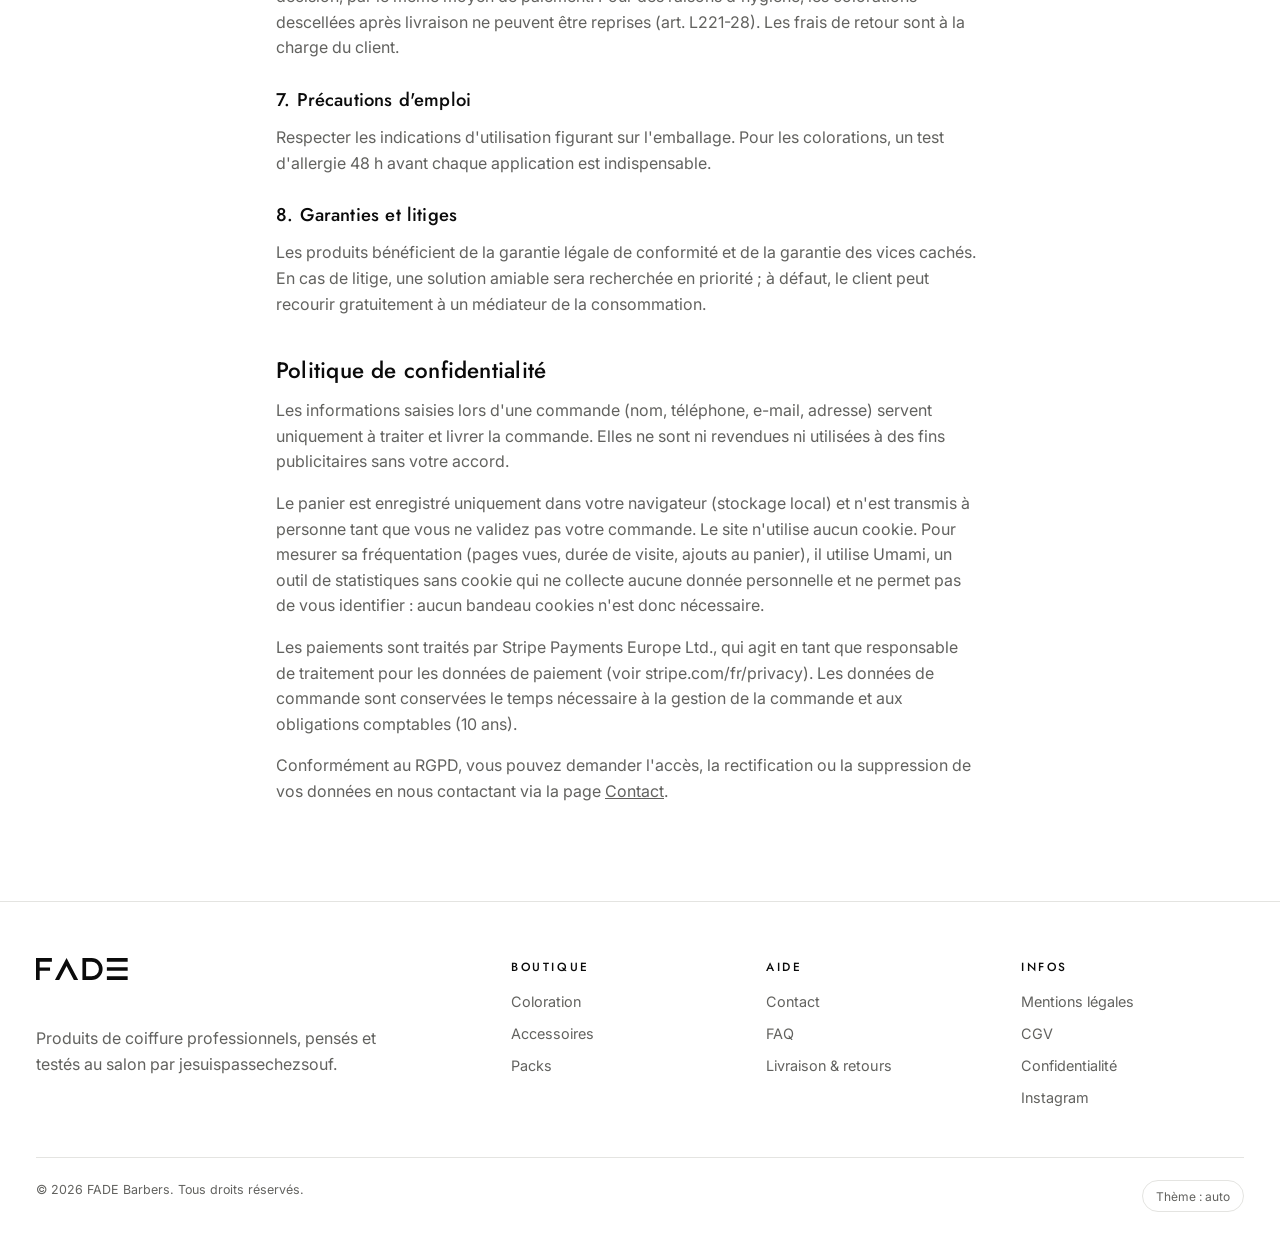
<file: legal.html>
<!doctype html>
<html lang="fr">
<head>
<meta charset="utf-8">
<title>Informations légales FADE</title>
<meta name="viewport" content="width=device-width, initial-scale=1, viewport-fit=cover">
<meta name="claude:viewport-fit-sides" content="cover">
<meta name="description" content="Mentions légales, CGV et politique de confidentialité FADE Barbers.">
<meta name="theme-color" content="#ffffff" media="(prefers-color-scheme: light)">
<meta name="theme-color" content="#0b0b0b" media="(prefers-color-scheme: dark)">
<meta property="og:type" content="website">
<meta property="og:site_name" content="FADE Barbers">
<meta property="og:title" content="Informations légales FADE">
<meta property="og:description" content="Mentions légales, CGV et politique de confidentialité FADE Barbers.">
<meta property="og:image" content="https://fade-barbers.netlify.app/assets/img/og.jpg">
<meta name="twitter:card" content="summary_large_image">
<link rel="icon" href="assets/img/favicon.svg" type="image/svg+xml">
<link rel="apple-touch-icon" href="assets/img/icon-180.png">
<link rel="manifest" href="manifest.webmanifest">
<link rel="preconnect" href="https://fonts.googleapis.com">
<link rel="preconnect" href="https://fonts.gstatic.com" crossorigin>
<link rel="stylesheet" href="https://fonts.googleapis.com/css2?family=Inter:wght@400;500;600&family=Jost:wght@400;500&display=swap">
<link rel="stylesheet" href="assets/css/style.css">
<!--SEO--><link rel="canonical" href="https://fade-barbers.netlify.app/legal.html">
<meta property="og:url" content="https://fade-barbers.netlify.app/legal.html"><!--/SEO-->
</head>
<body data-page="legal">
<a class="sr-only" href="#main">Aller au contenu</a>
<header id="site-header" class="site-header"></header>
<main id="main">
<div class="wrap narrow">
  <div class="page-head"><span class="eyebrow">Informations</span><h1>Informations légales</h1></div>
  <div class="prose">
    <h2 id="mentions">Mentions légales</h2>
    <p><b>Éditeur du site :</b> <span data-cfg="company">JE SUIS PASSE CHEZ SOUF</span>, <span data-cfg="status"></span>, exploitant la marque FADE Barbers. Siège social : <span data-cfg="address"></span>. SIRET : <span data-cfg="siret"></span> – RCS Thonon-les-Bains 899 751 150. N° de TVA intracommunautaire : FR27899751150.</p>
    <p><b>Contact :</b> <a href="mailto:jesuispassechezsouf@gmail.com">jesuispassechezsouf@gmail.com</a> – 07 60 33 55 10.</p>
    <p><b>Directeur de la publication :</b> <span data-cfg="publisher"></span>, président.</p>
    <p><b>Hébergement :</b> <span data-cfg="host"></span>.</p>
    <p>Les marques, logos et visuels FADE sont la propriété de leur titulaire. Toute reproduction sans autorisation est interdite.</p>

    <h2 id="cgv">Conditions générales de vente</h2>
    <h3>1. Objet</h3>
    <p>Les présentes conditions régissent les ventes de produits FADE effectuées via ce site auprès de clients consommateurs. Le vendeur est la société JE SUIS PASSE CHEZ SOUF, SAS, 1 allée François Truffaut, 74100 Annemasse, SIRET 899 751 150 00025.</p>
    <h3>2. Commande</h3>
    <p>Le client compose son panier, renseigne ses coordonnées et transmet sa commande à la boutique. La commande devient ferme après confirmation par la boutique de la disponibilité des produits et des modalités de paiement.</p>
    <h3>3. Prix</h3>
    <p>Les prix sont indiqués en euros toutes taxes comprises, hors frais de livraison affichés avant la validation de la commande.</p>
    <h3>4. Paiement</h3>
    <p>Le paiement en ligne s'effectue par carte bancaire (CB, Visa, Mastercard), Apple Pay ou Google Pay via notre prestataire Stripe, certifié PCI-DSS niveau 1. Le paiement est sécurisé par chiffrement TLS et authentification 3D Secure ; les données bancaires sont saisies sur la page sécurisée de Stripe et ne sont jamais transmises ni conservées par FADE. Le débit intervient à la validation de la commande. En cas de retrait au salon, le paiement peut aussi être effectué sur place.</p>
    <h3 id="livraison">5. Livraison et retrait</h3>
    <p>Retrait gratuit au salon sur rendez-vous. Livraison en France métropolitaine par Colissimo suivi, expédition sous 48 h ouvrées puis 2 à 4 jours ouvrés d'acheminement. Frais de livraison : 5,90 €, offerts dès 60 € d'achat.</p>
    <h3>6. Droit de rétractation</h3>
    <p>Conformément à l'article L221-18 du Code de la consommation, le client dispose de 14 jours à compter de la réception pour exercer son droit de rétractation. Pour l'exercer, le client nous informe de sa décision par e-mail (jesuispassechezsouf@gmail.com) puis renvoie le produit dans les 14 jours ; le remboursement intervient dans les 14 jours suivant la réception de sa décision, par le même moyen de paiement. Pour des raisons d'hygiène, les colorations descellées après livraison ne peuvent être reprises (art. L221-28). Les frais de retour sont à la charge du client.</p>
    <h3>7. Précautions d'emploi</h3>
    <p>Respecter les indications d'utilisation figurant sur l'emballage. Pour les colorations, un test d'allergie 48 h avant chaque application est indispensable.</p>
    <h3>8. Garanties et litiges</h3>
    <p>Les produits bénéficient de la garantie légale de conformité et de la garantie des vices cachés. En cas de litige, une solution amiable sera recherchée en priorité ; à défaut, le client peut recourir gratuitement à un médiateur de la consommation.</p>

    <h2 id="confidentialite">Politique de confidentialité</h2>
    <p>Les informations saisies lors d'une commande (nom, téléphone, e-mail, adresse) servent uniquement à traiter et livrer la commande. Elles ne sont ni revendues ni utilisées à des fins publicitaires sans votre accord.</p>
    <p>Le panier est enregistré uniquement dans votre navigateur (stockage local) et n'est transmis à personne tant que vous ne validez pas votre commande. Le site n'utilise aucun cookie. Pour mesurer sa fréquentation (pages vues, durée de visite, ajouts au panier), il utilise Umami, un outil de statistiques sans cookie qui ne collecte aucune donnée personnelle et ne permet pas de vous identifier : aucun bandeau cookies n'est donc nécessaire.</p>
    <p>Les paiements sont traités par Stripe Payments Europe Ltd., qui agit en tant que responsable de traitement pour les données de paiement (voir stripe.com/fr/privacy). Les données de commande sont conservées le temps nécessaire à la gestion de la commande et aux obligations comptables (10 ans).</p>
    <p>Conformément au RGPD, vous pouvez demander l'accès, la rectification ou la suppression de vos données en nous contactant via la page <a href="contact.html">Contact</a>.</p>
  </div>
  <div style="height:4rem"></div>
</div>
</main>
<footer id="site-footer" class="site-footer"></footer>
<script src="assets/js/config.js"></script>
<script src="assets/js/products.js"></script>
<script src="assets/js/app.js"></script>
</body>
</html>
</file>
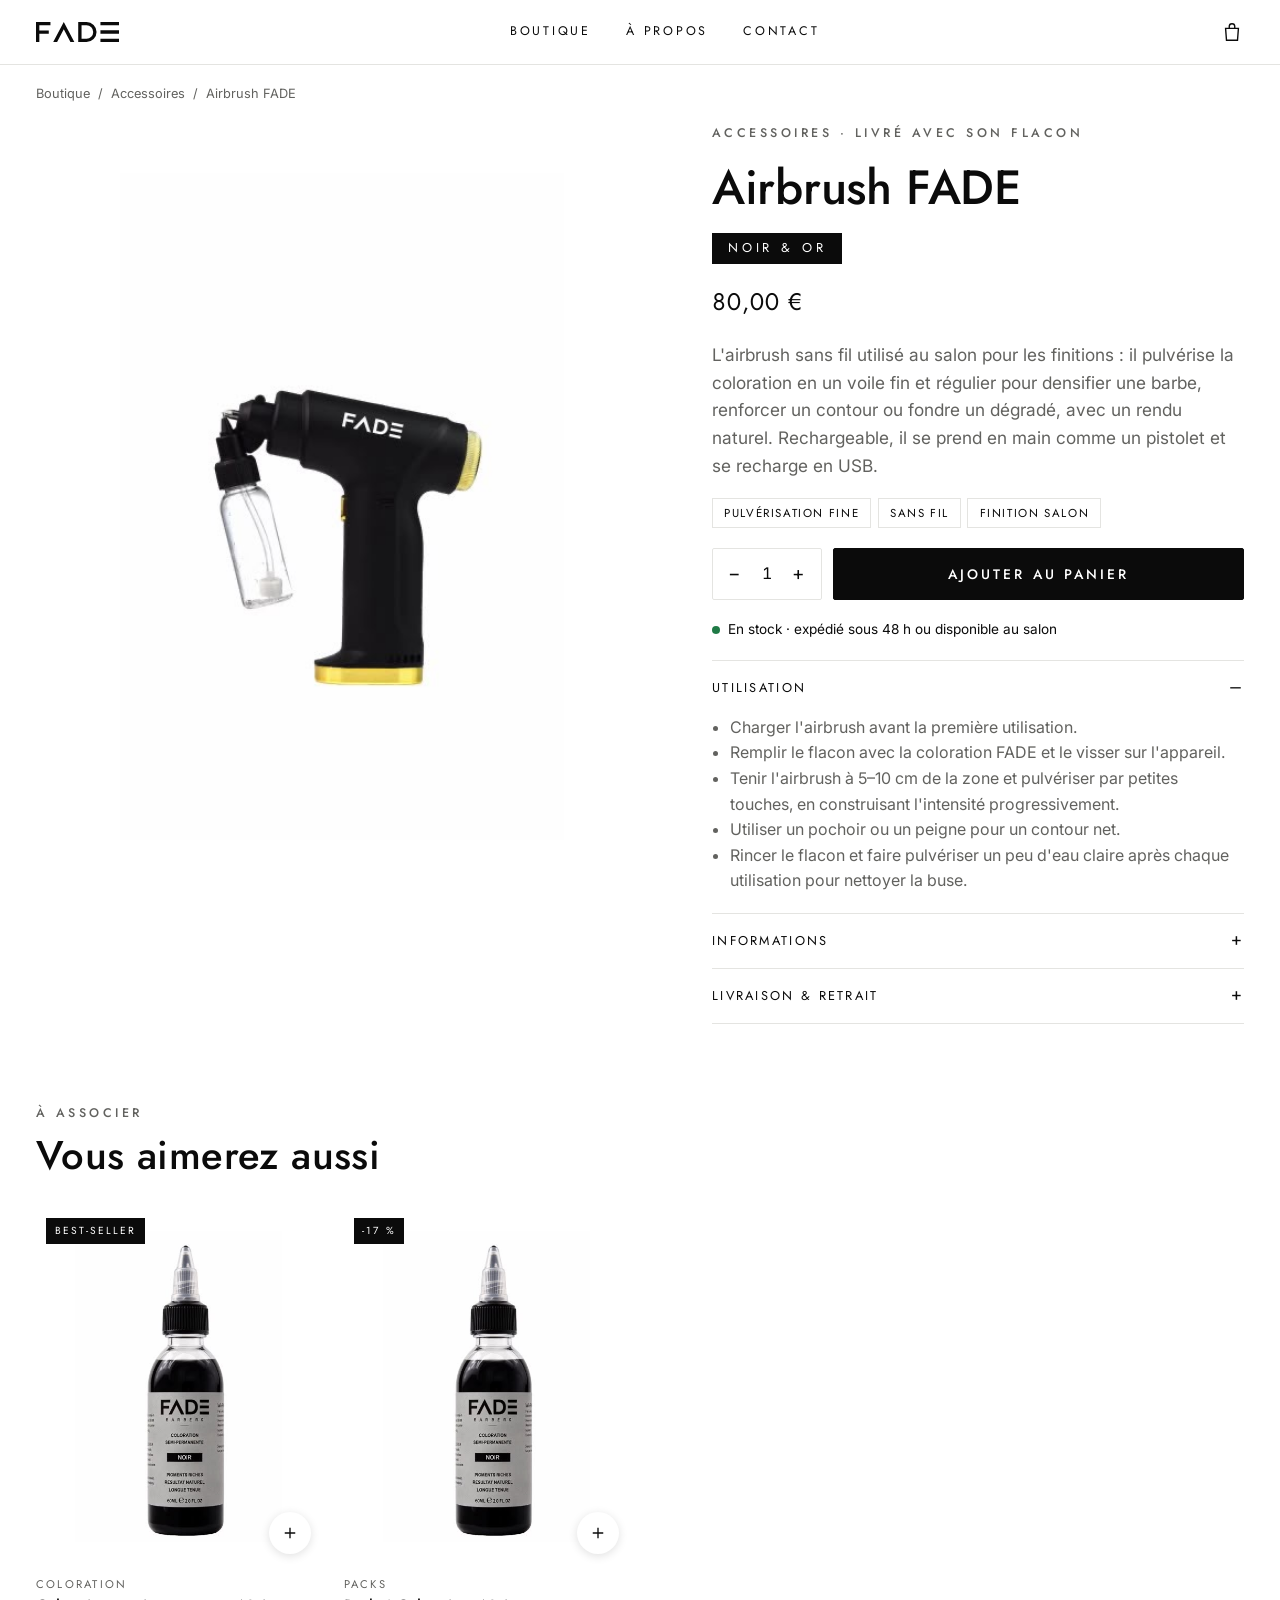
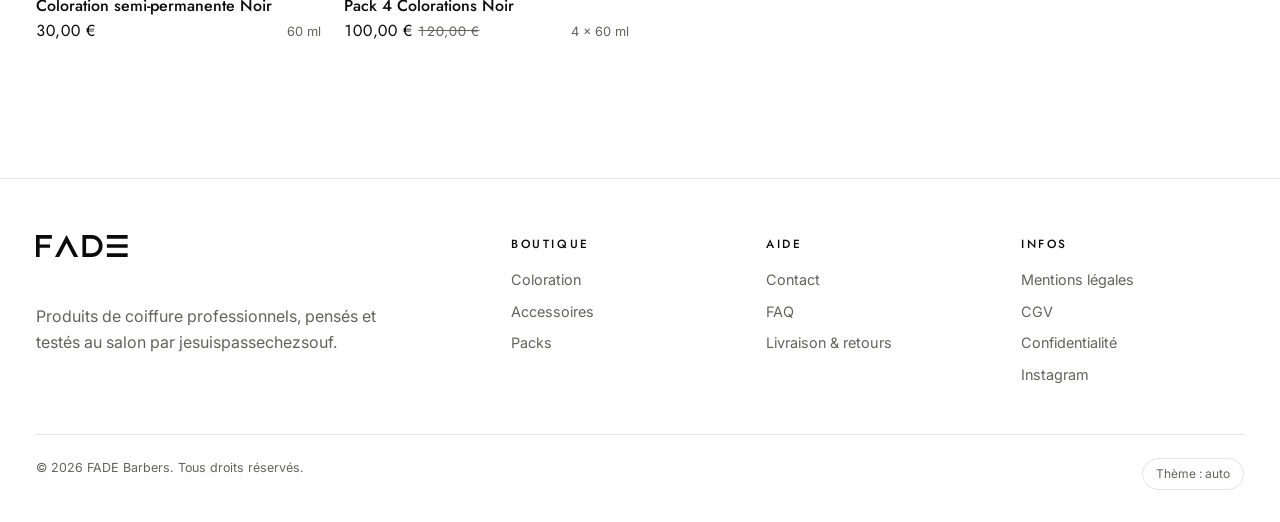
<file: produit-airbrush.html>
<!doctype html>
<html lang="fr">
<head>
<meta charset="utf-8">
<title>Airbrush FADE — FADE Barbers</title>
<meta name="viewport" content="width=device-width, initial-scale=1, viewport-fit=cover">
<meta name="claude:viewport-fit-sides" content="cover">
<meta name="description" content="L'airbrush sans fil utilisé au salon pour les finitions : il pulvérise la coloration en un voile fin et régulier pour densifier une barbe, renforcer un contour ou fondre un dégradé, avec un rendu naturel. Rechargeable, il se prend en main comme un pistolet et se recharge en USB. Livré avec son flaco">
<meta name="theme-color" content="#ffffff" media="(prefers-color-scheme: light)">
<meta name="theme-color" content="#0b0b0b" media="(prefers-color-scheme: dark)">
<meta property="og:type" content="product">
<meta property="og:site_name" content="FADE Barbers">
<meta property="og:title" content="Airbrush FADE — FADE Barbers">
<meta property="og:description" content="L'airbrush sans fil utilisé au salon pour les finitions : il pulvérise la coloration en un voile fin et régulier pour densifier une barbe, renforcer un contour ou fondre un dégradé, avec un rendu naturel. Rechargeable, il se prend en main comme un pistolet et se recharge en USB. Livré avec son flaco">
<meta property="og:image" content="https://fade-barbers.netlify.app/assets/img/products/airbrush.jpg">
<meta name="twitter:card" content="summary_large_image">
<link rel="icon" href="assets/img/favicon.svg" type="image/svg+xml">
<link rel="apple-touch-icon" href="assets/img/icon-180.png">
<link rel="manifest" href="manifest.webmanifest">
<link rel="preconnect" href="https://fonts.googleapis.com">
<link rel="preconnect" href="https://fonts.gstatic.com" crossorigin>
<link rel="stylesheet" href="https://fonts.googleapis.com/css2?family=Inter:wght@400;500;600&family=Jost:wght@400;500&display=swap">
<link rel="stylesheet" href="assets/css/style.css">
<!--SEO--><link rel="canonical" href="https://fade-barbers.netlify.app/produit-airbrush.html">
<meta property="og:url" content="https://fade-barbers.netlify.app/produit-airbrush.html">
<script type="application/ld+json">{"@context":"https://schema.org","@type":"Product","name":"Airbrush FADE","sku":"airbrush","description":"L'airbrush sans fil utilisé au salon pour les finitions : il pulvérise la coloration en un voile fin et régulier pour densifier une barbe, renforcer un contour ou fondre un dégradé, avec un rendu naturel. Rechargeable, il se prend en main comme un pistolet et se recharge en USB.","image":["https://fade-barbers.netlify.app/assets/img/products/airbrush.jpg"],"brand":{"@type":"Brand","name":"FADE Barbers"},"category":"Accessoires","offers":{"@type":"Offer","url":"https://fade-barbers.netlify.app/produit-airbrush.html","priceCurrency":"EUR","price":"80.00","availability":"https://schema.org/InStock","itemCondition":"https://schema.org/NewCondition","seller":{"@type":"Organization","name":"FADE Barbers"},"shippingDetails":{"@type":"OfferShippingDetails","shippingRate":{"@type":"MonetaryAmount","value":"5.9","currency":"EUR"},"shippingDestination":{"@type":"DefinedRegion","addressCountry":"FR"},"deliveryTime":{"@type":"ShippingDeliveryTime","handlingTime":{"@type":"QuantitativeValue","minValue":0,"maxValue":2,"unitCode":"DAY"},"transitTime":{"@type":"QuantitativeValue","minValue":2,"maxValue":4,"unitCode":"DAY"}}},"hasMerchantReturnPolicy":{"@type":"MerchantReturnPolicy","applicableCountry":"FR","returnPolicyCategory":"https://schema.org/MerchantReturnFiniteReturnWindow","merchantReturnDays":14,"returnMethod":"https://schema.org/ReturnByMail","returnFees":"https://schema.org/ReturnShippingFees"}}}</script>
<script type="application/ld+json">{"@context":"https://schema.org","@type":"BreadcrumbList","itemListElement":[{"@type":"ListItem","position":1,"name":"Boutique","item":"https://fade-barbers.netlify.app/boutique.html"},{"@type":"ListItem","position":2,"name":"Airbrush FADE","item":"https://fade-barbers.netlify.app/produit-airbrush.html"}]}</script><!--/SEO-->
</head>
<body data-page="product" data-product="airbrush">
<a class="sr-only" href="#main">Aller au contenu</a>
<header id="site-header" class="site-header"></header>
<main id="main">
<div class="wrap" id="pdp-root"></div>
</main>
<footer id="site-footer" class="site-footer"></footer>
<script src="assets/js/config.js"></script>
<script src="assets/js/products.js"></script>
<script src="assets/js/app.js"></script>
</body>
</html>
</file>
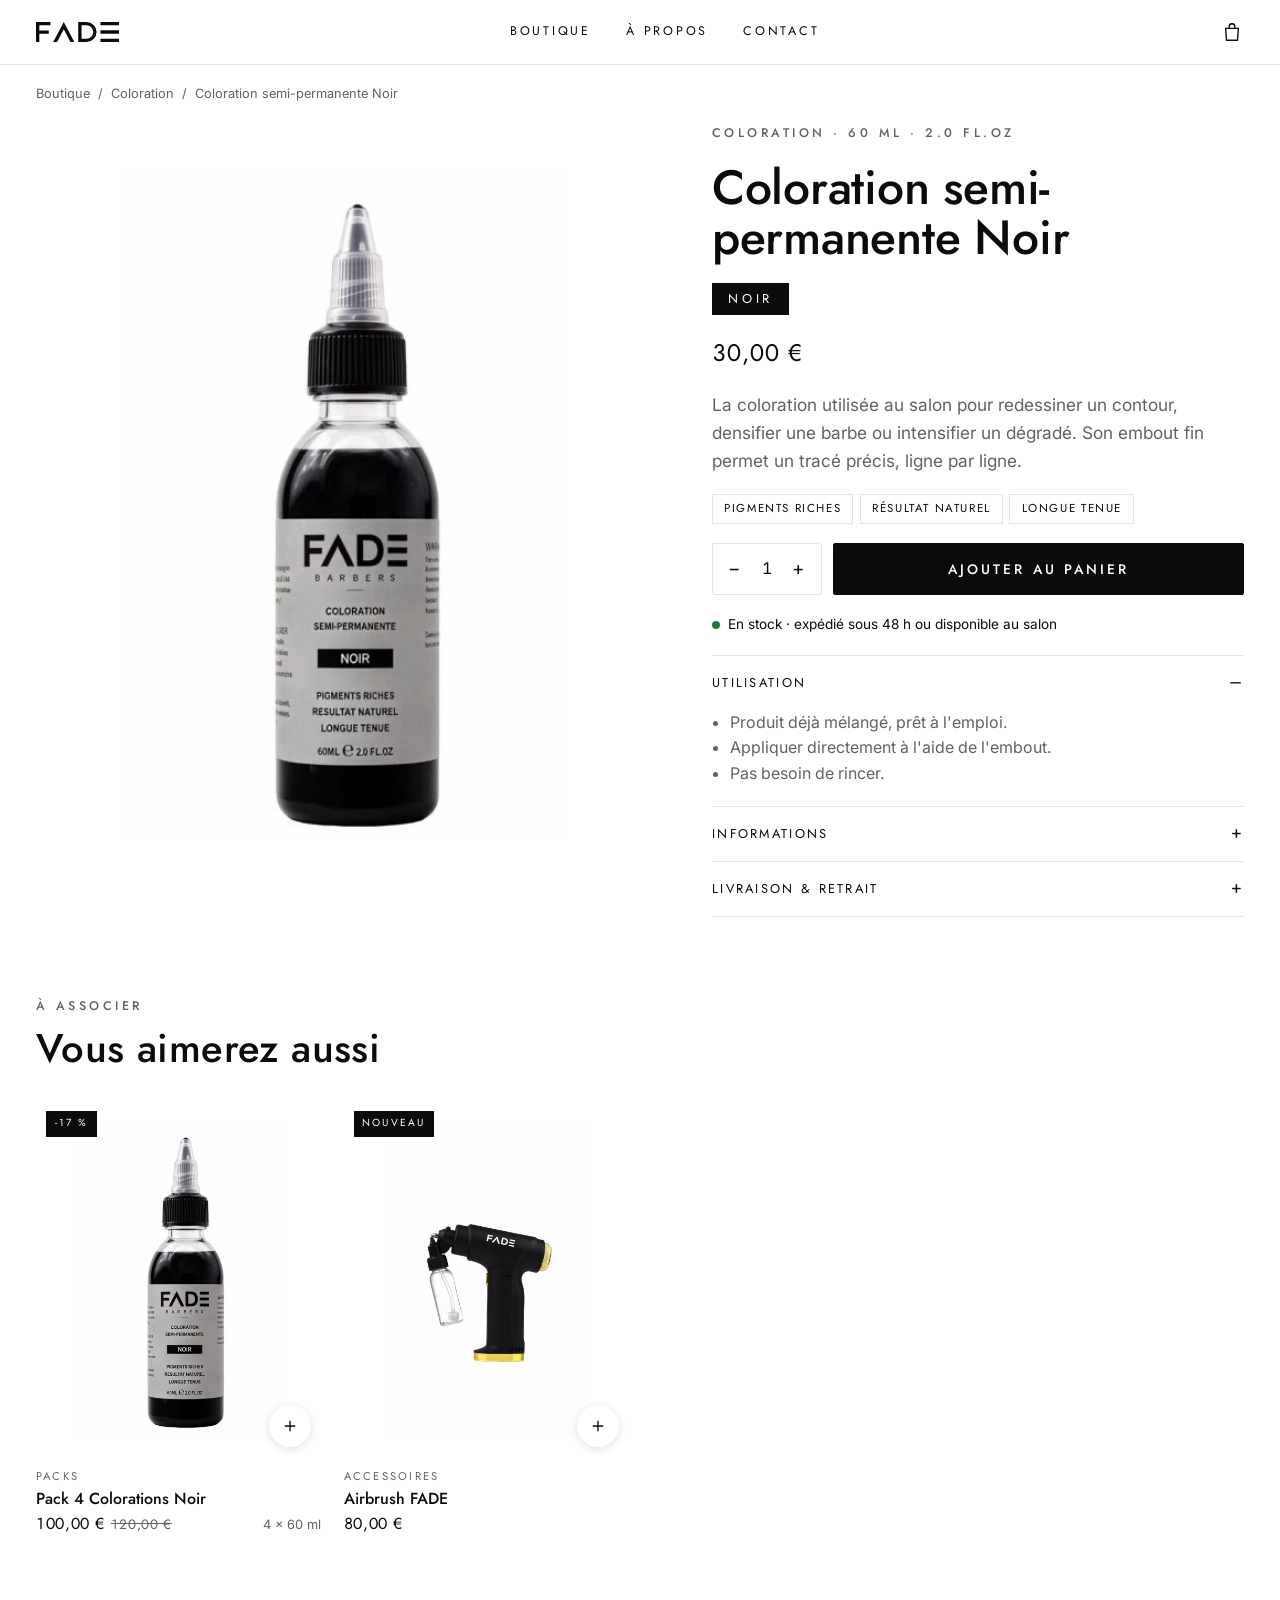
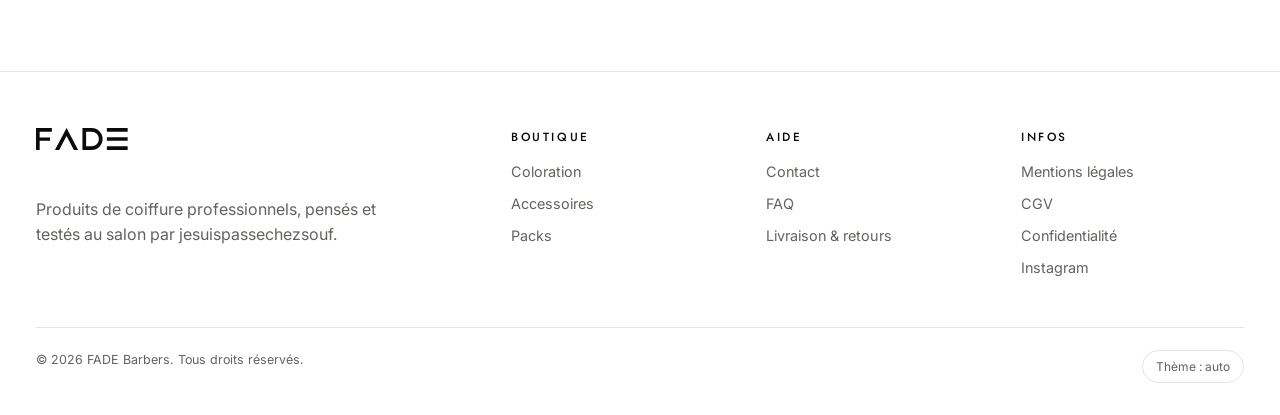
<file: produit-coloration-noir.html>
<!doctype html>
<html lang="fr">
<head>
<meta charset="utf-8">
<title>Coloration semi-permanente Noir — FADE Barbers</title>
<meta name="viewport" content="width=device-width, initial-scale=1, viewport-fit=cover">
<meta name="claude:viewport-fit-sides" content="cover">
<meta name="description" content="La coloration utilisée au salon pour redessiner un contour, densifier une barbe ou intensifier un dégradé. Son embout fin permet un tracé précis, ligne par ligne. 60 ml · 2.0 fl.oz. 30,00 €. Livraison ou retrait au salon.">
<meta name="theme-color" content="#ffffff" media="(prefers-color-scheme: light)">
<meta name="theme-color" content="#0b0b0b" media="(prefers-color-scheme: dark)">
<meta property="og:type" content="product">
<meta property="og:site_name" content="FADE Barbers">
<meta property="og:title" content="Coloration semi-permanente Noir — FADE Barbers">
<meta property="og:description" content="La coloration utilisée au salon pour redessiner un contour, densifier une barbe ou intensifier un dégradé. Son embout fin permet un tracé précis, ligne par ligne. 60 ml · 2.0 fl.oz. 30,00 €. Livraison ou retrait au salon.">
<meta property="og:image" content="https://fade-barbers.netlify.app/assets/img/products/coloration-noir-60ml.jpg">
<meta name="twitter:card" content="summary_large_image">
<link rel="icon" href="assets/img/favicon.svg" type="image/svg+xml">
<link rel="apple-touch-icon" href="assets/img/icon-180.png">
<link rel="manifest" href="manifest.webmanifest">
<link rel="preconnect" href="https://fonts.googleapis.com">
<link rel="preconnect" href="https://fonts.gstatic.com" crossorigin>
<link rel="stylesheet" href="https://fonts.googleapis.com/css2?family=Inter:wght@400;500;600&family=Jost:wght@400;500&display=swap">
<link rel="stylesheet" href="assets/css/style.css">
<!--SEO--><link rel="canonical" href="https://fade-barbers.netlify.app/produit-coloration-noir.html">
<meta property="og:url" content="https://fade-barbers.netlify.app/produit-coloration-noir.html">
<script type="application/ld+json">{"@context":"https://schema.org","@type":"Product","name":"Coloration semi-permanente Noir","sku":"coloration-noir","description":"La coloration utilisée au salon pour redessiner un contour, densifier une barbe ou intensifier un dégradé. Son embout fin permet un tracé précis, ligne par ligne.","image":["https://fade-barbers.netlify.app/assets/img/products/coloration-noir-60ml.jpg"],"brand":{"@type":"Brand","name":"FADE Barbers"},"category":"Coloration","offers":{"@type":"Offer","url":"https://fade-barbers.netlify.app/produit-coloration-noir.html","priceCurrency":"EUR","price":"30.00","availability":"https://schema.org/InStock","itemCondition":"https://schema.org/NewCondition","seller":{"@type":"Organization","name":"FADE Barbers"},"shippingDetails":{"@type":"OfferShippingDetails","shippingRate":{"@type":"MonetaryAmount","value":"5.9","currency":"EUR"},"shippingDestination":{"@type":"DefinedRegion","addressCountry":"FR"},"deliveryTime":{"@type":"ShippingDeliveryTime","handlingTime":{"@type":"QuantitativeValue","minValue":0,"maxValue":2,"unitCode":"DAY"},"transitTime":{"@type":"QuantitativeValue","minValue":2,"maxValue":4,"unitCode":"DAY"}}},"hasMerchantReturnPolicy":{"@type":"MerchantReturnPolicy","applicableCountry":"FR","returnPolicyCategory":"https://schema.org/MerchantReturnFiniteReturnWindow","merchantReturnDays":14,"returnMethod":"https://schema.org/ReturnByMail","returnFees":"https://schema.org/ReturnShippingFees"}}}</script>
<script type="application/ld+json">{"@context":"https://schema.org","@type":"BreadcrumbList","itemListElement":[{"@type":"ListItem","position":1,"name":"Boutique","item":"https://fade-barbers.netlify.app/boutique.html"},{"@type":"ListItem","position":2,"name":"Coloration semi-permanente Noir","item":"https://fade-barbers.netlify.app/produit-coloration-noir.html"}]}</script><!--/SEO-->
</head>
<body data-page="product" data-product="coloration-noir">
<a class="sr-only" href="#main">Aller au contenu</a>
<header id="site-header" class="site-header"></header>
<main id="main">
<div class="wrap" id="pdp-root"></div>
</main>
<footer id="site-footer" class="site-footer"></footer>
<script src="assets/js/config.js"></script>
<script src="assets/js/products.js"></script>
<script src="assets/js/app.js"></script>
</body>
</html>
</file>
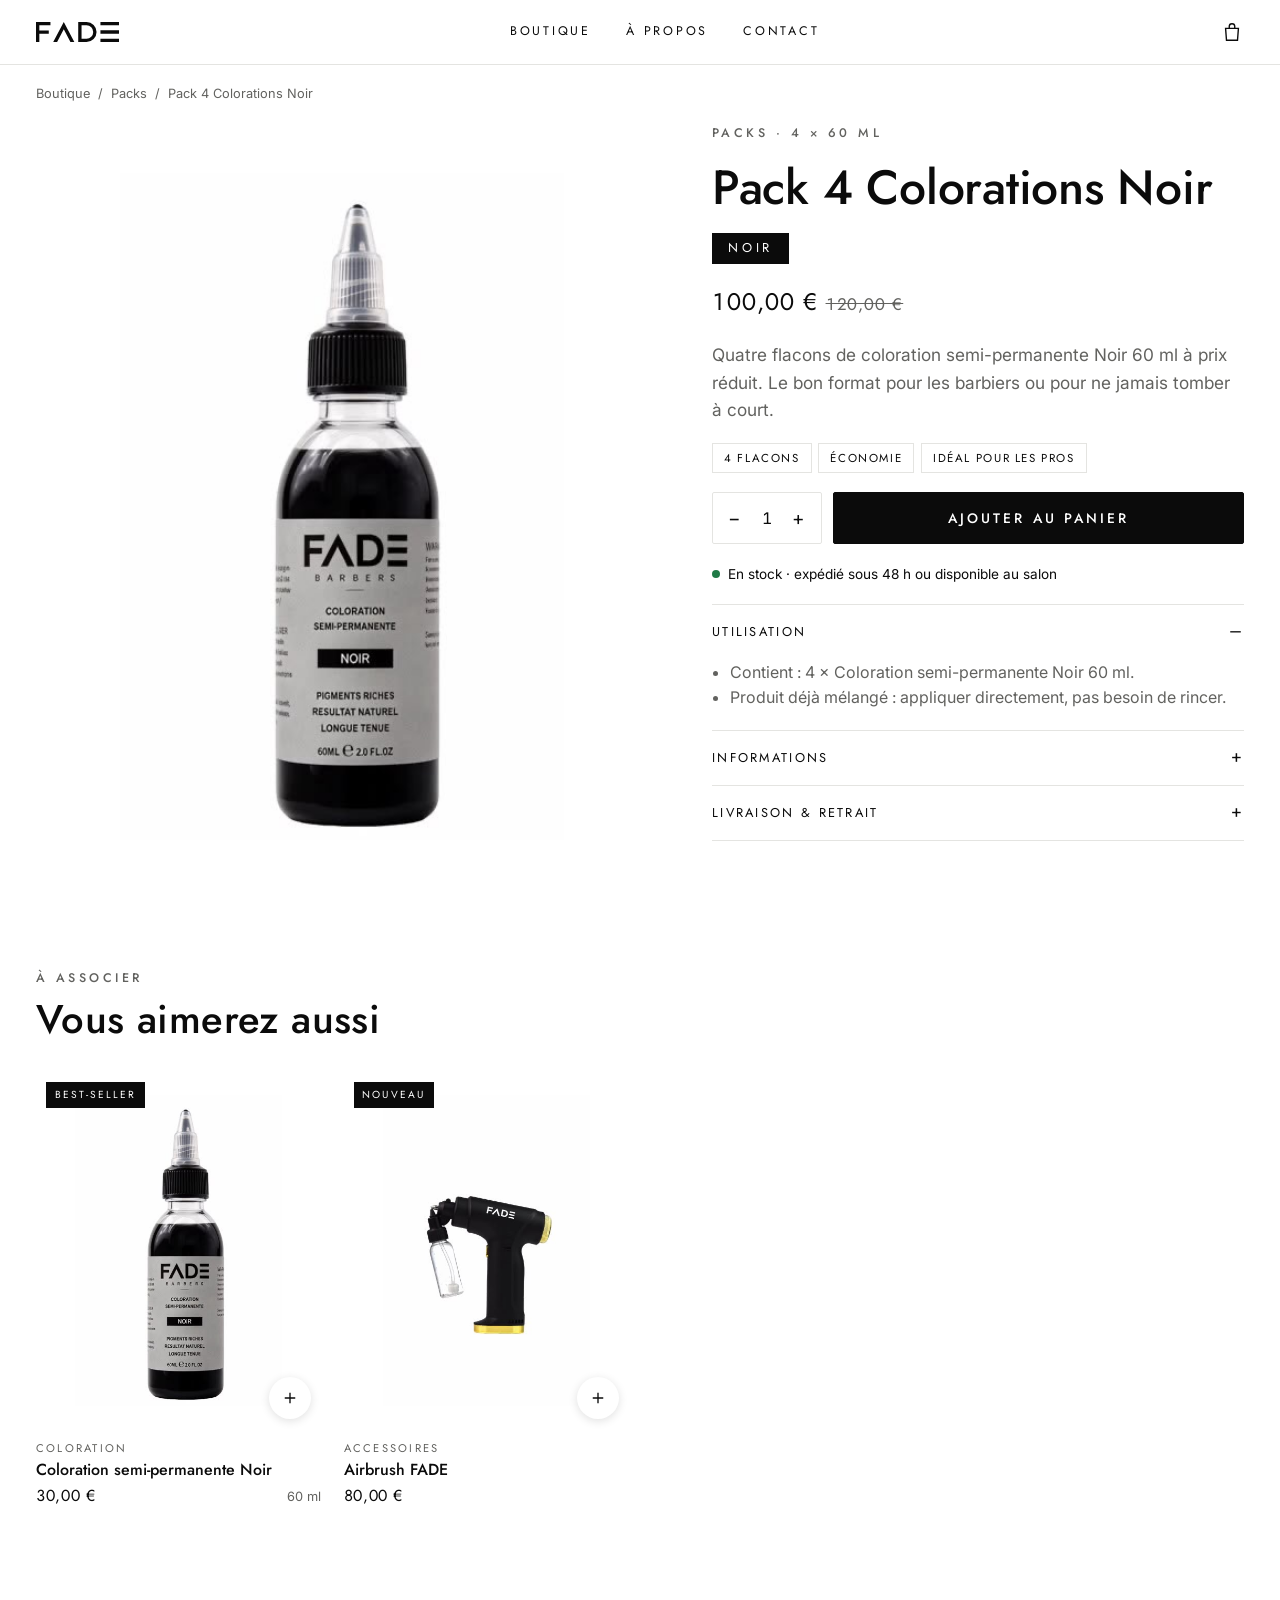
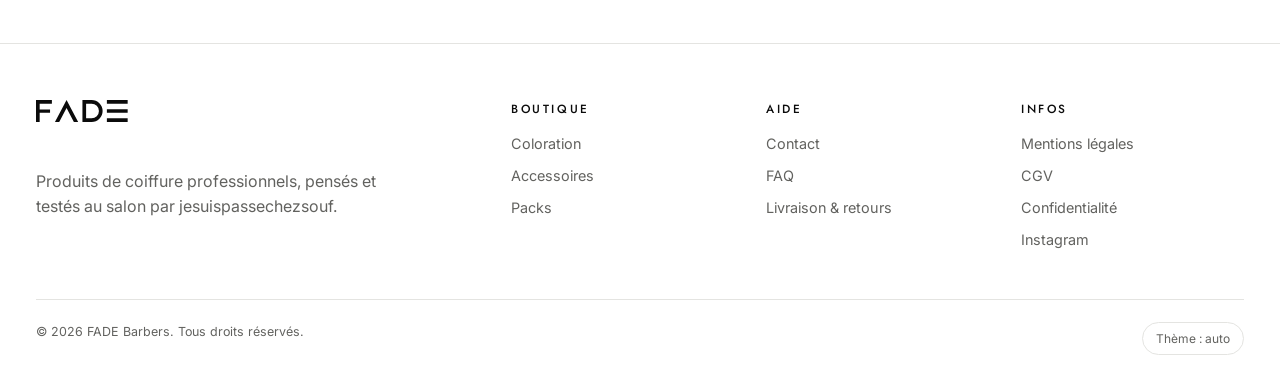
<file: produit-pack-4-colorations.html>
<!doctype html>
<html lang="fr">
<head>
<meta charset="utf-8">
<title>Pack 4 Colorations Noir — FADE Barbers</title>
<meta name="viewport" content="width=device-width, initial-scale=1, viewport-fit=cover">
<meta name="claude:viewport-fit-sides" content="cover">
<meta name="description" content="Quatre flacons de coloration semi-permanente Noir 60 ml à prix réduit. Le bon format pour les barbiers ou pour ne jamais tomber à court. 4 × 60 ml. 100,00 €. Livraison ou retrait au salon.">
<meta name="theme-color" content="#ffffff" media="(prefers-color-scheme: light)">
<meta name="theme-color" content="#0b0b0b" media="(prefers-color-scheme: dark)">
<meta property="og:type" content="product">
<meta property="og:site_name" content="FADE Barbers">
<meta property="og:title" content="Pack 4 Colorations Noir — FADE Barbers">
<meta property="og:description" content="Quatre flacons de coloration semi-permanente Noir 60 ml à prix réduit. Le bon format pour les barbiers ou pour ne jamais tomber à court. 4 × 60 ml. 100,00 €. Livraison ou retrait au salon.">
<meta property="og:image" content="https://fade-barbers.netlify.app/assets/img/products/coloration-noir-60ml.jpg">
<meta name="twitter:card" content="summary_large_image">
<link rel="icon" href="assets/img/favicon.svg" type="image/svg+xml">
<link rel="apple-touch-icon" href="assets/img/icon-180.png">
<link rel="manifest" href="manifest.webmanifest">
<link rel="preconnect" href="https://fonts.googleapis.com">
<link rel="preconnect" href="https://fonts.gstatic.com" crossorigin>
<link rel="stylesheet" href="https://fonts.googleapis.com/css2?family=Inter:wght@400;500;600&family=Jost:wght@400;500&display=swap">
<link rel="stylesheet" href="assets/css/style.css">
<!--SEO--><link rel="canonical" href="https://fade-barbers.netlify.app/produit-pack-4-colorations.html">
<meta property="og:url" content="https://fade-barbers.netlify.app/produit-pack-4-colorations.html">
<script type="application/ld+json">{"@context":"https://schema.org","@type":"Product","name":"Pack 4 Colorations Noir","sku":"pack-4-colorations","description":"Quatre flacons de coloration semi-permanente Noir 60 ml à prix réduit. Le bon format pour les barbiers ou pour ne jamais tomber à court.","image":["https://fade-barbers.netlify.app/assets/img/products/coloration-noir-60ml.jpg"],"brand":{"@type":"Brand","name":"FADE Barbers"},"category":"Packs","offers":{"@type":"Offer","url":"https://fade-barbers.netlify.app/produit-pack-4-colorations.html","priceCurrency":"EUR","price":"100.00","availability":"https://schema.org/InStock","itemCondition":"https://schema.org/NewCondition","seller":{"@type":"Organization","name":"FADE Barbers"},"shippingDetails":{"@type":"OfferShippingDetails","shippingRate":{"@type":"MonetaryAmount","value":"5.9","currency":"EUR"},"shippingDestination":{"@type":"DefinedRegion","addressCountry":"FR"},"deliveryTime":{"@type":"ShippingDeliveryTime","handlingTime":{"@type":"QuantitativeValue","minValue":0,"maxValue":2,"unitCode":"DAY"},"transitTime":{"@type":"QuantitativeValue","minValue":2,"maxValue":4,"unitCode":"DAY"}}},"hasMerchantReturnPolicy":{"@type":"MerchantReturnPolicy","applicableCountry":"FR","returnPolicyCategory":"https://schema.org/MerchantReturnFiniteReturnWindow","merchantReturnDays":14,"returnMethod":"https://schema.org/ReturnByMail","returnFees":"https://schema.org/ReturnShippingFees"}}}</script>
<script type="application/ld+json">{"@context":"https://schema.org","@type":"BreadcrumbList","itemListElement":[{"@type":"ListItem","position":1,"name":"Boutique","item":"https://fade-barbers.netlify.app/boutique.html"},{"@type":"ListItem","position":2,"name":"Pack 4 Colorations Noir","item":"https://fade-barbers.netlify.app/produit-pack-4-colorations.html"}]}</script><!--/SEO-->
</head>
<body data-page="product" data-product="pack-4-colorations">
<a class="sr-only" href="#main">Aller au contenu</a>
<header id="site-header" class="site-header"></header>
<main id="main">
<div class="wrap" id="pdp-root"></div>
</main>
<footer id="site-footer" class="site-footer"></footer>
<script src="assets/js/config.js"></script>
<script src="assets/js/products.js"></script>
<script src="assets/js/app.js"></script>
</body>
</html>
</file>
<file: assets/css/style.css>
/* FADE — monochrome barber supply. Layout: generous white space, hard black type, product renders on label-grey surfaces. */
:root {
  --bg: #ffffff;
  --fg: #0b0b0b;
  --muted: #62625f;
  --line: #e4e4e1;
  --surface: #efefec;
  --label: #c9c9c5;
  --invert-bg: #0b0b0b;
  --invert-fg: #f5f5f3;
  --ok: #1f7a46;
  --danger: #b3261e;
  --overlay: rgba(11, 11, 11, .45);
  --font-display: "Jost", "Futura", "Century Gothic", "Avenir Next", system-ui, sans-serif;
  --font-body: "Inter", system-ui, -apple-system, "Segoe UI", Roboto, sans-serif;
  --header-h: 64px;
  --radius: 2px;
  --gutter: max(16px, env(safe-area-inset-left, 0px));
  --gutter-r: max(16px, env(safe-area-inset-right, 0px));
  --ease: cubic-bezier(.2, .7, .2, 1);
  color-scheme: light;
}
@media (prefers-color-scheme: dark) {
  :root:not([data-theme="light"]) {
    --bg: #0b0b0b; --fg: #f5f5f3; --muted: #9c9c98; --line: #262625; --surface: #181817;
    --label: #c9c9c5; --invert-bg: #f5f5f3; --invert-fg: #0b0b0b; --ok: #5fc48a; --danger: #ff8a80;
    --overlay: rgba(0, 0, 0, .6); color-scheme: dark;
  }
}
:root[data-theme="dark"] {
  --bg: #0b0b0b; --fg: #f5f5f3; --muted: #9c9c98; --line: #262625; --surface: #181817;
  --label: #c9c9c5; --invert-bg: #f5f5f3; --invert-fg: #0b0b0b; --ok: #5fc48a; --danger: #ff8a80;
  --overlay: rgba(0, 0, 0, .6); color-scheme: dark;
}

*, *::before, *::after { box-sizing: border-box; }
html { -webkit-text-size-adjust: 100%; scroll-behavior: smooth; }
body {
  margin: 0; background: var(--bg); color: var(--fg);
  font-family: var(--font-body); font-size: 16px; line-height: 1.6;
  -webkit-font-smoothing: antialiased; overflow-x: hidden;
}
body::before { content: ""; position: fixed; inset: 0 0 auto; height: env(safe-area-inset-top, 0px); z-index: 60; background: var(--bg); }
img, svg { max-width: 100%; display: block; }
a { color: inherit; }
button, input, select, textarea { font: inherit; color: inherit; }
[hidden] { display: none !important; }
:focus-visible { outline: 2px solid var(--fg); outline-offset: 3px; }
::selection { background: var(--fg); color: var(--bg); }
.sr-only { position: absolute; width: 1px; height: 1px; overflow: hidden; clip: rect(0 0 0 0); white-space: nowrap; }

.wrap { width: 100%; max-width: 1240px; margin-inline: auto; padding-left: var(--gutter); padding-right: var(--gutter-r); }
.narrow { max-width: 760px; }

/* Type */
.display, h1, h2, h3 { font-family: var(--font-display); font-weight: 500; line-height: 1.05; letter-spacing: .01em; text-wrap: balance; margin: 0; }
h1 { font-size: clamp(2.3rem, 6.5vw, 4.6rem); letter-spacing: -.005em; }
h2 { font-size: clamp(1.6rem, 3.6vw, 2.5rem); }
h3 { font-size: 1.15rem; }
p { margin: 0; }
.eyebrow { font-family: var(--font-display); font-size: .78rem; font-weight: 500; letter-spacing: .28em; text-transform: uppercase; color: var(--muted); }
.lead { font-size: 1.08rem; color: var(--muted); max-width: 52ch; }
.muted { color: var(--muted); }
.upper { text-transform: uppercase; letter-spacing: .18em; font-family: var(--font-display); font-size: .82rem; }
.price { font-variant-numeric: tabular-nums; font-family: var(--font-display); letter-spacing: .04em; }

/* Buttons */
.btn {
  display: inline-flex; align-items: center; justify-content: center; gap: .6rem;
  min-height: 52px; padding: 0 1.6rem; border: 1px solid var(--fg); border-radius: var(--radius);
  background: var(--fg); color: var(--bg); text-decoration: none; cursor: pointer;
  font-family: var(--font-display); font-weight: 500; font-size: .86rem; letter-spacing: .22em; text-transform: uppercase;
  transition: background .2s, color .2s, transform .15s;
}
.btn:hover { background: transparent; color: var(--fg); }
.btn:active { transform: scale(.98); }
.btn--ghost { background: transparent; color: var(--fg); }
.btn--ghost:hover { background: var(--fg); color: var(--bg); }
.btn--block { width: 100%; }
.btn--sm { min-height: 42px; padding: 0 1.1rem; font-size: .76rem; }
.btn[disabled] { opacity: .4; pointer-events: none; }
.link { text-decoration: none; border-bottom: 1px solid currentColor; padding-bottom: 2px; font-family: var(--font-display); text-transform: uppercase; letter-spacing: .2em; font-size: .8rem; }

/* Header */
.site-header {
  position: sticky; top: env(safe-area-inset-top, 0px); z-index: 50;
  background: color-mix(in srgb, var(--bg) 88%, transparent);
  backdrop-filter: saturate(1.4) blur(14px); -webkit-backdrop-filter: saturate(1.4) blur(14px);
  border-bottom: 1px solid var(--line);
}
.header-inner { height: var(--header-h); display: grid; grid-template-columns: 1fr auto 1fr; align-items: center; gap: 1rem; }
.brand { display: inline-flex; justify-self: center; color: var(--fg); }
.brand svg { height: 18px; width: auto; }
.nav-desktop { display: none; gap: 2.2rem; }
.nav-desktop a { text-decoration: none; font-family: var(--font-display); text-transform: uppercase; letter-spacing: .22em; font-size: .78rem; padding-block: .4rem; border-bottom: 1px solid transparent; }
.nav-desktop a:hover, .nav-desktop a[aria-current="page"] { border-color: var(--fg); }
.icon-btn { width: 44px; height: 44px; display: inline-grid; place-items: center; border: 0; background: none; cursor: pointer; position: relative; padding: 0; border-radius: var(--radius); }
.icon-btn svg { width: 22px; height: 22px; }
.menu-btn { justify-self: start; margin-left: -10px; }
.cart-btn { justify-self: end; margin-right: -10px; }
.cart-count {
  position: absolute; top: 5px; right: 3px; min-width: 18px; height: 18px; padding: 0 5px; border-radius: 9px;
  background: var(--fg); color: var(--bg); font-size: .68rem; font-weight: 600; line-height: 18px; text-align: center; font-variant-numeric: tabular-nums;
}
.cart-count.bump { animation: bump .35s var(--ease); }
@keyframes bump { 50% { transform: scale(1.35); } }

@media (min-width: 900px) {
  .header-inner { grid-template-columns: auto 1fr auto; }
  .brand { justify-self: start; order: -1; }
  .brand svg { height: 20px; }
  .menu-btn { display: none; }
  .nav-desktop { display: flex; justify-self: center; }
}

/* Mobile menu */
.mobile-menu {
  position: fixed; inset: 0; z-index: 70; background: var(--bg);
  display: flex; flex-direction: column;
  padding: calc(env(safe-area-inset-top, 0px) + 12px) var(--gutter-r) calc(env(safe-area-inset-bottom, 0px) + 24px) var(--gutter);
  transform: translateY(-8px); opacity: 0; visibility: hidden; transition: opacity .25s, transform .3s var(--ease), visibility .25s;
}
.mobile-menu.open { opacity: 1; transform: none; visibility: visible; }
.mobile-menu .top { display: flex; justify-content: space-between; align-items: center; height: 52px; }
.mobile-menu .top svg.logo { height: 18px; width: auto; }
.mobile-menu nav { display: grid; gap: .4rem; margin-top: 2.5rem; }
.mobile-menu nav a { font-family: var(--font-display); font-size: 2.2rem; text-transform: uppercase; letter-spacing: .06em; text-decoration: none; padding-block: .35rem; border-bottom: 1px solid var(--line); }
.mobile-menu .bottom { margin-top: auto; display: grid; gap: .5rem; color: var(--muted); font-size: .9rem; }

/* Hero */
.hero { padding-block: clamp(2rem, 6vw, 5rem) clamp(2.5rem, 6vw, 5rem); }
.hero-grid { display: grid; gap: 2.2rem; align-items: center; }
.hero-copy { display: grid; gap: 1.4rem; min-width: 0; }
.hero-logo { width: min(100%, 420px); color: var(--fg); }
.hero-logo svg { width: 100%; height: auto; }
.hero-sub { font-family: var(--font-display); letter-spacing: .62em; text-transform: uppercase; font-size: clamp(.8rem, 1.6vw, 1rem); margin-top: -.4rem; }
.hero-actions { display: flex; flex-wrap: wrap; gap: .8rem; margin-top: .4rem; }
.hero-media { position: relative; overflow: hidden; background: var(--surface); aspect-ratio: 4 / 5; max-width: 100%; }
.hero-media img { width: 100%; height: 100%; object-fit: cover; animation: heroIn 1.4s var(--ease) both; }
@keyframes heroIn { from { transform: scale(1.06); } to { transform: none; } }
.hero-tag { position: absolute; left: 12px; bottom: 12px; background: var(--bg); color: var(--fg); padding: .55rem .8rem; display: grid; gap: 0; }
.hero-tag b { font-family: var(--font-display); font-weight: 500; letter-spacing: .14em; text-transform: uppercase; font-size: .78rem; }
.hero-tag span { font-size: .8rem; color: var(--muted); }
@media (min-width: 900px) {
  .hero-grid { grid-template-columns: 1.05fr 1fr; gap: 4rem; }
  .hero-media { aspect-ratio: 5 / 6; }
}

/* Claims strip (from the packaging) */
.claims { border-block: 1px solid var(--line); }
.claims-grid { display: grid; grid-template-columns: repeat(2, 1fr); }
.claim { display: flex; align-items: center; gap: .8rem; padding: 1.2rem .4rem; min-width: 0; }
.claim svg { flex: none; width: 38px; height: 38px; }
.claim span { font-family: var(--font-display); text-transform: uppercase; letter-spacing: .16em; font-size: .74rem; line-height: 1.35; }
@media (min-width: 760px) { .claims-grid { grid-template-columns: repeat(4, 1fr); } .claim { justify-content: center; } }

/* Sections */
.section { padding-block: clamp(3rem, 8vw, 6.5rem); }
.section-head { display: flex; flex-wrap: wrap; justify-content: space-between; align-items: end; gap: 1rem 2rem; margin-bottom: 2rem; }
.section-head > div { display: grid; gap: .6rem; }

/* Product grid & card */
.grid { display: grid; grid-template-columns: repeat(2, minmax(0, 1fr)); gap: 1.6rem .9rem; }
@media (min-width: 760px) { .grid { grid-template-columns: repeat(3, minmax(0, 1fr)); gap: 2.4rem 1.4rem; } }
@media (min-width: 1100px) { .grid--4 { grid-template-columns: repeat(4, minmax(0, 1fr)); } }
.card { display: grid; gap: .7rem; text-decoration: none; min-width: 0; }
.card-media { position: relative; background: var(--surface); aspect-ratio: 4 / 5; overflow: hidden; display: grid; place-items: center; }
.card-media svg, .card-media img { width: 100%; height: 100%; object-fit: cover; transition: transform .6s var(--ease); }
.card:hover .card-media svg, .card:hover .card-media img { transform: scale(1.04); }
.card-badge { position: absolute; top: 10px; left: 10px; background: var(--fg); color: var(--bg); font-family: var(--font-display); font-size: .64rem; letter-spacing: .2em; text-transform: uppercase; padding: .3rem .55rem; }
.card-quick {
  position: absolute; right: 10px; bottom: 10px; width: 42px; height: 42px; border-radius: 50%;
  border: 0; background: var(--bg); color: var(--fg); display: grid; place-items: center; cursor: pointer;
  box-shadow: 0 2px 10px rgba(0,0,0,.12); transition: transform .2s;
}
.card-quick:hover { transform: scale(1.08); }
.card-quick svg { width: 18px; height: 18px; }
.card-body { display: grid; gap: .15rem; }
.card-cat { font-size: .7rem; letter-spacing: .2em; text-transform: uppercase; color: var(--muted); font-family: var(--font-display); }
.card-title { font-family: var(--font-display); font-size: 1rem; font-weight: 500; line-height: 1.25; }
.card-meta { display: flex; justify-content: space-between; gap: .5rem; align-items: baseline; }
.card-size { font-size: .8rem; color: var(--muted); }

/* Category tiles */
.cats { display: grid; grid-template-columns: repeat(2, minmax(0, 1fr)); gap: .9rem; }
@media (min-width: 900px) { .cats { grid-template-columns: repeat(4, minmax(0, 1fr)); gap: 1.4rem; } }
.cat { display: flex; flex-direction: column; justify-content: space-between; aspect-ratio: 1; padding: 1.1rem; text-decoration: none; border: 1px solid var(--line); transition: background .25s, color .25s; min-width: 0; }
.cat:hover { background: var(--fg); color: var(--bg); }
.cat b { font-family: var(--font-display); font-weight: 500; font-size: clamp(1.1rem, 2.4vw, 1.5rem); text-transform: uppercase; letter-spacing: .08em; }
.cat span { font-size: .85rem; opacity: .7; }
.cat i { font-style: normal; font-family: var(--font-display); font-size: .74rem; letter-spacing: .2em; text-transform: uppercase; }

/* Dark band */
.band { background: var(--invert-bg); color: var(--invert-fg); }
.band .muted, .band .eyebrow { color: color-mix(in srgb, var(--invert-fg) 62%, transparent); }
.band .btn { background: var(--invert-fg); color: var(--invert-bg); border-color: var(--invert-fg); }
.band .btn:hover { background: transparent; color: var(--invert-fg); }
.story { display: grid; gap: 2rem; align-items: center; }
.story-logo { color: var(--invert-fg); width: min(100%, 520px); }
.story-logo svg { width: 100%; height: auto; }
.story-copy { display: grid; gap: 1.2rem; max-width: 56ch; }
@media (min-width: 900px) { .story { grid-template-columns: 1fr 1fr; gap: 5rem; } }

/* Steps */
.steps { display: grid; gap: 1.2rem; counter-reset: step; }
@media (min-width: 900px) { .steps { grid-template-columns: repeat(3, 1fr); gap: 2rem; } }
.step { border-top: 1px solid var(--fg); padding-top: 1.1rem; display: grid; gap: .5rem; align-content: start; }
.step-n { font-family: var(--font-display); font-size: .78rem; letter-spacing: .24em; color: var(--muted); }

/* Shop toolbar */
.page-head { padding-block: clamp(2rem, 5vw, 4rem) 1.5rem; display: grid; gap: .8rem; }
.toolbar { display: flex; flex-wrap: wrap; gap: .8rem; justify-content: space-between; align-items: center; padding-block: 1rem; border-block: 1px solid var(--line); margin-bottom: 2rem; }
.chips { display: flex; gap: .5rem; overflow-x: auto; scrollbar-width: none; margin-inline: calc(-1 * var(--gutter)); padding-inline: var(--gutter); max-width: calc(100% + 2 * var(--gutter)); }
.chips::-webkit-scrollbar { display: none; }
.chip { flex: none; border: 1px solid var(--line); background: none; padding: .55rem 1rem; border-radius: 999px; cursor: pointer; font-family: var(--font-display); font-size: .74rem; letter-spacing: .16em; text-transform: uppercase; }
.chip[aria-pressed="true"] { background: var(--fg); color: var(--bg); border-color: var(--fg); }
.select { appearance: none; border: 1px solid var(--line); background: var(--bg) url("data:image/svg+xml,%3Csvg xmlns='http://www.w3.org/2000/svg' width='12' height='8'%3E%3Cpath d='M1 1l5 5 5-5' fill='none' stroke='%23888' stroke-width='1.5'/%3E%3C/svg%3E") no-repeat right 12px center; padding: .6rem 2.2rem .6rem .9rem; border-radius: var(--radius); font-size: .88rem; }
.empty { padding: 3rem 0; text-align: center; color: var(--muted); }

/* Product page */
.pdp { display: grid; gap: 1.8rem; padding-block: 1.2rem 3rem; }
.breadcrumb { font-size: .8rem; color: var(--muted); display: flex; gap: .5rem; flex-wrap: wrap; padding-top: 1.2rem; }
.breadcrumb a { text-decoration: none; }
.gallery { display: grid; gap: .6rem; min-width: 0; }
.gallery-main { background: var(--surface); aspect-ratio: 4 / 5; overflow: hidden; display: grid; place-items: center; }
.gallery-main svg, .gallery-main img { width: 100%; height: 100%; object-fit: cover; }
.thumbs { display: flex; gap: .6rem; }
.thumb { width: 72px; aspect-ratio: 4/5; padding: 0; border: 1px solid transparent; background: var(--surface); cursor: pointer; overflow: hidden; }
.thumb[aria-pressed="true"] { border-color: var(--fg); }
.thumb svg, .thumb img { width: 100%; height: 100%; object-fit: cover; }
.pdp-info { display: grid; gap: 1.2rem; align-content: start; min-width: 0; }
.pdp-info h1 { font-size: clamp(1.9rem, 4.5vw, 3rem); }
.pdp-price { font-size: 1.5rem; }
.pdp-variant { display: inline-block; background: var(--fg); color: var(--bg); font-family: var(--font-display); letter-spacing: .3em; text-transform: uppercase; padding: .35rem 1rem; font-size: .8rem; justify-self: start; }
.pdp-claims { display: flex; flex-wrap: wrap; gap: .4rem; }
.pdp-claims span { border: 1px solid var(--line); padding: .3rem .7rem; font-size: .72rem; letter-spacing: .14em; text-transform: uppercase; font-family: var(--font-display); }
.buy-row { display: grid; grid-template-columns: auto 1fr; gap: .7rem; }
.qty { display: inline-flex; align-items: center; border: 1px solid var(--line); height: 52px; border-radius: var(--radius); }
.qty button { width: 44px; height: 100%; border: 0; background: none; cursor: pointer; font-size: 1.2rem; }
.qty output, .qty span { min-width: 2ch; text-align: center; font-variant-numeric: tabular-nums; }
.qty--sm { height: 36px; }
.qty--sm button { width: 34px; font-size: 1rem; }
.stock { font-size: .85rem; display: flex; align-items: center; gap: .5rem; }
.stock::before { content: ""; width: 8px; height: 8px; border-radius: 50%; background: var(--ok); }
details.acc { border-top: 1px solid var(--line); }
details.acc:last-of-type { border-bottom: 1px solid var(--line); }
details.acc summary { list-style: none; cursor: pointer; padding: 1.05rem 0; display: flex; justify-content: space-between; font-family: var(--font-display); text-transform: uppercase; letter-spacing: .18em; font-size: .8rem; }
details.acc summary::-webkit-details-marker { display: none; }
details.acc summary::after { content: "+"; font-size: 1.1rem; line-height: 1; }
details.acc[open] summary::after { content: "–"; }
details.acc .acc-body { padding-bottom: 1.2rem; color: var(--muted); display: grid; gap: .6rem; }
.acc-body ul { margin: 0; padding-left: 1.1rem; }
@media (min-width: 900px) {
  .pdp { grid-template-columns: 1.15fr 1fr; gap: 4rem; }
  .pdp-info { position: sticky; top: calc(var(--header-h) + 24px + env(safe-area-inset-top, 0px)); }
  .thumb { width: 88px; }
}
.sticky-buy {
  position: fixed; left: 0; right: 0; bottom: 0; z-index: 40; background: var(--bg); border-top: 1px solid var(--line);
  padding: .7rem var(--gutter-r) calc(.7rem + env(safe-area-inset-bottom, 0px)) var(--gutter);
  display: flex; align-items: center; gap: .9rem; transform: translateY(110%); transition: transform .3s var(--ease);
}
.sticky-buy.show { transform: none; }
.sticky-buy .sb-info { flex: 1; min-width: 0; display: grid; line-height: 1.25; }
.sticky-buy .sb-info b { font-family: var(--font-display); font-weight: 500; white-space: nowrap; overflow: hidden; text-overflow: ellipsis; }
@media (min-width: 900px) { .sticky-buy { display: none; } }

/* Drawer */
.scrim { position: fixed; inset: 0; z-index: 80; background: var(--overlay); opacity: 0; visibility: hidden; transition: opacity .3s, visibility .3s; }
.scrim.open { opacity: 1; visibility: visible; }
.drawer {
  position: fixed; top: 0; right: 0; bottom: 0; z-index: 90; width: min(100%, 440px); background: var(--bg);
  display: flex; flex-direction: column; transform: translateX(100%); transition: transform .38s var(--ease);
  padding-top: env(safe-area-inset-top, 0px); padding-right: env(safe-area-inset-right, 0px);
}
.drawer.open { transform: none; }
.drawer-head { display: flex; justify-content: space-between; align-items: center; padding: 0 12px 0 20px; height: 60px; border-bottom: 1px solid var(--line); }
.drawer-head h2 { font-size: 1rem; text-transform: uppercase; letter-spacing: .22em; }
.drawer-body { flex: 1; overflow-y: auto; padding: 0 20px; overscroll-behavior: contain; }
.drawer-foot { border-top: 1px solid var(--line); padding: 1rem 20px calc(1rem + env(safe-area-inset-bottom, 0px)); display: grid; gap: .8rem; }
.ship-meter { display: grid; gap: .45rem; font-size: .82rem; padding: 1rem 0; border-bottom: 1px solid var(--line); }
.ship-meter .bar { height: 3px; background: var(--line); overflow: hidden; }
.ship-meter .bar i { display: block; height: 100%; background: var(--fg); transition: width .4s var(--ease); }
.line-item { display: grid; grid-template-columns: 76px 1fr; gap: 1rem; padding: 1rem 0; border-bottom: 1px solid var(--line); }
.line-item .li-media { background: var(--surface); aspect-ratio: 4/5; overflow: hidden; }
.line-item .li-media svg, .line-item .li-media img { width: 100%; height: 100%; object-fit: cover; }
.li-main { display: grid; gap: .35rem; min-width: 0; align-content: start; }
.li-top { display: flex; justify-content: space-between; gap: .6rem; }
.li-top a { text-decoration: none; font-family: var(--font-display); font-weight: 500; line-height: 1.25; }
.li-sub { font-size: .8rem; color: var(--muted); }
.li-actions { display: flex; justify-content: space-between; align-items: center; margin-top: .3rem; }
.remove { border: 0; background: none; color: var(--muted); font-size: .78rem; text-decoration: underline; cursor: pointer; padding: .3rem 0; }
.totals { display: grid; gap: .4rem; font-size: .92rem; }
.totals div { display: flex; justify-content: space-between; gap: 1rem; }
.totals .grand { font-family: var(--font-display); font-size: 1.15rem; padding-top: .5rem; border-top: 1px solid var(--line); margin-top: .3rem; }
.drawer-empty { display: grid; gap: 1.2rem; place-items: center; text-align: center; padding: 4rem 1rem; }
.drawer-empty svg { width: 46px; height: 46px; opacity: .35; }

/* Checkout */
.checkout { display: grid; gap: 2.5rem; padding-block: 1rem 4rem; }
@media (min-width: 960px) { .checkout { grid-template-columns: 1.3fr 1fr; gap: 4rem; align-items: start; } .summary { position: sticky; top: calc(var(--header-h) + 24px + env(safe-area-inset-top, 0px)); } }
.form { display: grid; gap: 2rem; min-width: 0; }
fieldset { border: 0; margin: 0; padding: 0; display: grid; gap: 1rem; min-width: 0; }
legend { font-family: var(--font-display); text-transform: uppercase; letter-spacing: .2em; font-size: .82rem; padding: 0; margin-bottom: 1rem; }
.row-2 { display: grid; gap: 1rem; }
@media (min-width: 560px) { .row-2 { grid-template-columns: 1fr 1fr; } }
.field { display: grid; gap: .35rem; min-width: 0; }
.field label { font-size: .8rem; color: var(--muted); }
.input, textarea.input {
  width: 100%; min-height: 50px; padding: .75rem .9rem; border: 1px solid var(--line); border-radius: var(--radius); background: var(--bg);
  font-size: 16px; transition: border-color .2s;
}
textarea.input { min-height: 92px; resize: vertical; }
.input:focus { outline: none; border-color: var(--fg); }
.input:user-invalid { border-color: var(--danger); }
.options { display: grid; gap: .6rem; }
.option { display: grid; grid-template-columns: auto 1fr auto; gap: .8rem; align-items: start; padding: 1rem; border: 1px solid var(--line); cursor: pointer; border-radius: var(--radius); transition: border-color .2s; }
.option:has(input:checked) { border-color: var(--fg); box-shadow: inset 0 0 0 1px var(--fg); }
.option input { accent-color: var(--fg); margin-top: .25rem; width: 18px; height: 18px; }
.option b { font-family: var(--font-display); font-weight: 500; display: block; }
.option small { color: var(--muted); font-size: .82rem; display: block; line-height: 1.45; }
.option .price { white-space: nowrap; }
.summary { background: var(--surface); padding: 1.4rem; display: grid; gap: 1rem; min-width: 0; }
.summary h2 { font-size: .9rem; text-transform: uppercase; letter-spacing: .22em; }
.sum-item { display: grid; grid-template-columns: 56px 1fr auto; gap: .8rem; align-items: center; font-size: .9rem; }
.sum-item .li-media { background: var(--bg); aspect-ratio: 4/5; overflow: hidden; position: relative; }
.sum-item .li-media svg, .sum-item .li-media img { width: 100%; height: 100%; object-fit: cover; }
.sum-item .q { position: absolute; top: -1px; right: -1px; background: var(--fg); color: var(--bg); font-size: .66rem; min-width: 18px; height: 18px; display: grid; place-items: center; }
.sum-item b { font-weight: 500; font-family: var(--font-display); display: block; line-height: 1.25; }
.note { font-size: .82rem; color: var(--muted); line-height: 1.5; }
.check { display: flex; gap: .7rem; align-items: start; font-size: .86rem; color: var(--muted); }
.check input { accent-color: var(--fg); width: 18px; height: 18px; margin-top: .15rem; flex: none; }

/* Confirmation */
.confirm { display: grid; gap: 1.5rem; padding-block: 2rem 4rem; max-width: 720px; }
.confirm-badge { width: 64px; height: 64px; border: 1px solid var(--fg); border-radius: 50%; display: grid; place-items: center; }
.confirm-badge svg { width: 28px; height: 28px; }
.order-no { font-family: var(--font-display); letter-spacing: .14em; font-size: 1.1rem; }
.recap { width: 100%; min-height: 240px; font-family: ui-monospace, SFMono-Regular, Menlo, monospace; font-size: .82rem; line-height: 1.55; padding: 1rem; border: 1px solid var(--line); background: var(--surface); border-radius: var(--radius); resize: vertical; white-space: pre; overflow: auto; }
.send-grid { display: grid; gap: .7rem; }
@media (min-width: 640px) { .send-grid { grid-template-columns: repeat(2, 1fr); } }
.status-line { font-size: .86rem; }
.status-line.ok { color: var(--ok); }
.status-line.err { color: var(--danger); }

/* Contact / prose */
.prose { display: grid; gap: 1rem; max-width: 70ch; }
.prose h2 { font-size: 1.4rem; margin-top: 1.6rem; }
.prose h3 { margin-top: .8rem; }
.prose p, .prose li { color: var(--muted); }
.prose ul { margin: 0; padding-left: 1.2rem; display: grid; gap: .3rem; }
.contact-grid { display: grid; gap: 1px; background: var(--line); border: 1px solid var(--line); }
@media (min-width: 760px) { .contact-grid { grid-template-columns: repeat(3, 1fr); } }
.contact-card { background: var(--bg); padding: 1.6rem; display: grid; gap: .6rem; align-content: start; text-decoration: none; min-width: 0; }
.contact-card:hover { background: var(--surface); }
.contact-card b { font-family: var(--font-display); text-transform: uppercase; letter-spacing: .2em; font-size: .8rem; font-weight: 500; }
.contact-card span { word-break: break-word; }
.faq { display: grid; }

/* Footer */
.site-footer { border-top: 1px solid var(--line); padding-block: 3.5rem calc(2rem + env(safe-area-inset-bottom, 0px)); margin-top: 2rem; }
.footer-grid { display: grid; gap: 2.2rem; }
.footer-brand { display: grid; gap: 1rem; max-width: 34ch; }
.footer-brand svg { height: 22px; width: auto; color: var(--fg); }
.footer-cols { display: grid; grid-template-columns: repeat(2, 1fr); gap: 2rem; }
.footer-col { display: grid; gap: .55rem; align-content: start; font-size: .9rem; }
.footer-col b { font-family: var(--font-display); text-transform: uppercase; letter-spacing: .22em; font-size: .74rem; font-weight: 500; margin-bottom: .3rem; }
.footer-col a { text-decoration: none; color: var(--muted); }
.footer-col a:hover { color: var(--fg); }
.footer-bottom { margin-top: 3rem; padding-top: 1.4rem; border-top: 1px solid var(--line); display: flex; flex-wrap: wrap; justify-content: space-between; gap: .8rem; font-size: .78rem; color: var(--muted); }
.theme-toggle { border: 1px solid var(--line); background: none; border-radius: 999px; padding: .35rem .8rem; cursor: pointer; font-size: .75rem; color: var(--muted); }
@media (min-width: 900px) { .footer-grid { grid-template-columns: 1.2fr 2fr; } .footer-cols { grid-template-columns: repeat(3, 1fr); } }

/* Toast */
.toast {
  position: fixed; left: 50%; bottom: calc(20px + env(safe-area-inset-bottom, 0px)); z-index: 100;
  transform: translate(-50%, calc(100% + 60px)); visibility: hidden; background: var(--fg); color: var(--bg); padding: .85rem 1.2rem; border-radius: var(--radius);
  display: flex; align-items: center; gap: 1rem; font-size: .88rem; width: max-content; max-width: calc(100% - 32px);
  transition: transform .35s var(--ease); box-shadow: 0 10px 30px rgba(0,0,0,.2);
}
.toast.show { transform: translate(-50%, 0); visibility: visible; }
.toast button { background: none; border: 0; color: inherit; text-decoration: underline; cursor: pointer; font-size: .82rem; padding: 0; white-space: nowrap; }

/* Reveal */
.reveal { animation: rise .7s var(--ease) both; }
@keyframes rise { from { opacity: .001; transform: translateY(14px); } to { opacity: 1; transform: none; } }

@media (prefers-reduced-motion: reduce) {
  *, *::before, *::after { animation-duration: .01ms !important; animation-iteration-count: 1 !important; transition-duration: .01ms !important; scroll-behavior: auto !important; }
}
.card-media-wrap { position: relative; }
.card-body { text-decoration: none; }
.card-meta s { font-size: .85em; }

/* Photos produit : affichées en entier sur fond blanc */
.card-media, .gallery-main, .thumb, .line-item .li-media, .sum-item .li-media { background: #fff; }
.card-media img, .gallery-main img, .thumb img, .line-item .li-media img, .sum-item .li-media img { object-fit: contain; padding: 8%; }
.thumb img, .line-item .li-media img, .sum-item .li-media img { padding: 6%; }
.card:hover .card-media img { transform: scale(1.04); }

/* Catégories avec photo */
@media (min-width: 900px) { .cats { grid-template-columns: repeat(3, minmax(0, 1fr)); } }
.cats .cat { aspect-ratio: auto; padding: 0; justify-content: flex-start; overflow: hidden; }
.cat-media { display: block; background: #fff; aspect-ratio: 1; overflow: hidden; }
.cat-media img { width: 100%; height: 100%; object-fit: contain; padding: 12%; transition: transform .6s var(--ease); }
.cat:hover .cat-media img { transform: scale(1.05); }
.cat-body { display: grid; gap: .35rem; padding: 1.1rem; }
.cat-body b { display: block; }
@media (max-width: 599px) { .cats { grid-template-columns: 1fr 1fr; } .cats .cat:last-child:nth-child(odd) { grid-column: 1 / -1; } .cats .cat:last-child:nth-child(odd) .cat-media { aspect-ratio: 2 / 1; } }

/* Accueil : diaporama animé des vraies photos */
.hero-show { background: #fff; color: #0b0b0b; }
.hs-slide { position: absolute; inset: 0; opacity: 0; animation: hsFade 10s infinite; }
.hs-2 { animation-delay: 5s; }
.hs-slide img { position: absolute; inset: 0; width: 100%; height: 100%; object-fit: contain; padding: 10% 14% 22%; animation: hsZoom 10s infinite; }
.hs-2 img { animation-delay: 5s; padding: 14% 10% 24%; }
.hs-cap { position: absolute; right: 1.2rem; top: 1.2rem; text-align: right; display: grid; gap: .2rem; }
.hs-cap i { font-style: normal; font-family: var(--font-display); font-size: .68rem; letter-spacing: .22em; text-transform: uppercase; color: #777; }
.hs-cap b { font-family: var(--font-display); font-weight: 500; font-size: clamp(1rem, 2vw, 1.3rem); }
@keyframes hsFade { 0% { opacity: 0; } 6% { opacity: 1; } 50% { opacity: 1; } 56% { opacity: 0; } 100% { opacity: 0; } }
@keyframes hsZoom { 0% { transform: scale(1.06) translateY(1.5%); } 56% { transform: scale(1); } 100% { transform: scale(1); } }
@media (prefers-reduced-motion: reduce) { .hs-slide, .hs-slide img { animation: none; } .hs-1 { opacity: 1; } }

/* L'image remplit exactement son cadre (évite qu'elle déborde et soit coupée) */
.card-media, .gallery-main, .cat-media, .thumb, .line-item .li-media, .sum-item .li-media { position: relative; }
.card-media img, .gallery-main img, .cat-media img, .thumb img, .line-item .li-media img, .sum-item .li-media img { position: absolute; inset: 0; width: 100%; height: 100%; }
</file>
